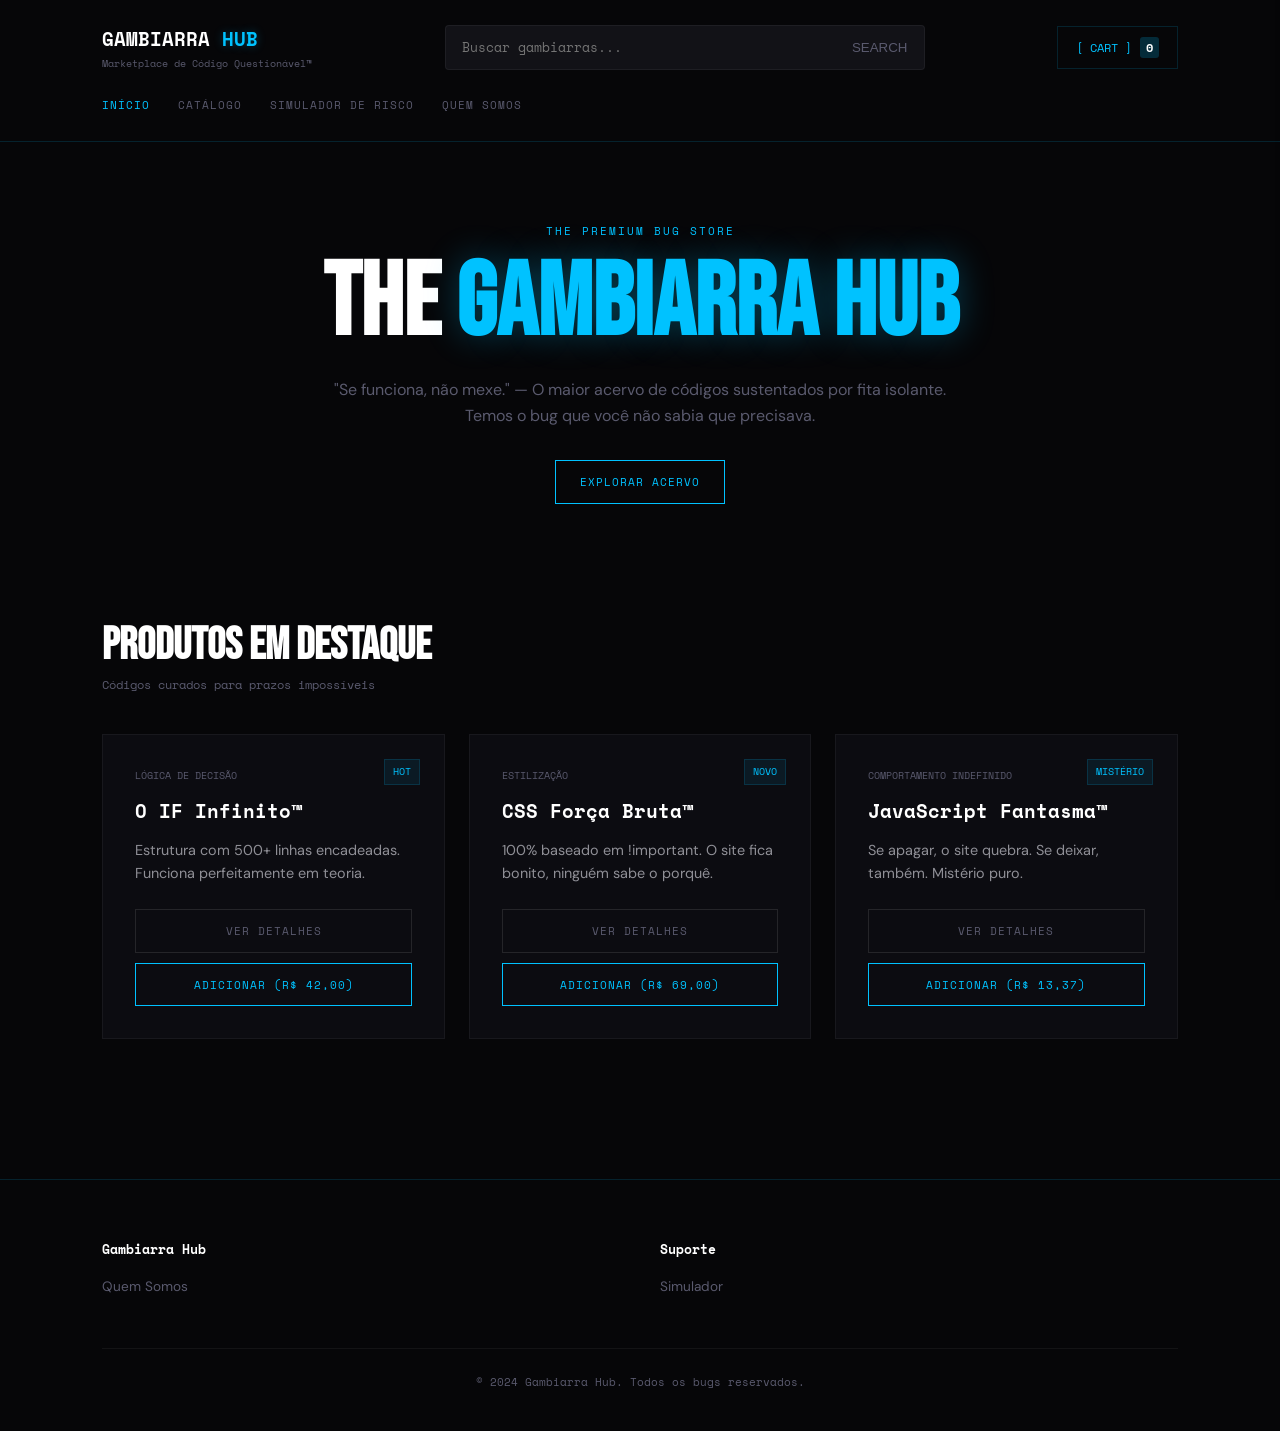
<file: index.html>
<!DOCTYPE html>
<html lang="pt-BR">
<head>
  <meta charset="UTF-8" />
  <meta name="viewport" content="width=device-width, initial-scale=1.0" />
  <title>Gambiarra Hub — Marketplace de Código</title>
  <link rel="stylesheet" href="css/estilo.css" />
</head>
<body>
  <header>
    <div class="header-topo">
      <a href="index.html" class="logo">
        <div class="logo-texto">
          <span class="logo-nome">Gambiarra <span>Hub</span></span>
          <span class="logo-sub">Marketplace de Código Questionável™</span>
        </div>
      </a>
      <div class="header-busca">
        <input type="text" id="busca-input" placeholder="Buscar gambiarras..." />
        <button class="btn-busca" onclick="realizarBusca()">SEARCH</button>
      </div>
      <button class="badge-carrinho">[ CART ] <span class="badge-num" id="badge-carrinho">0</span></button>
    </div>
    <nav>
      <ul class="nav-lista">
        <li><a href="index.html" class="ativo">Início</a></li>
        <li><a href="catalogo.html">Catálogo</a></li>
        <li><a href="formulario.html">Simulador de Risco</a></li>
        <li><a href="sobre.html">Quem Somos</a></li>
      </ul>
    </nav>
  </header>

  <main>
    <section class="hero">
      <span class="hero-badge">THE PREMIUM BUG STORE</span>
      <h1>The <span class="destaque">Gambiarra Hub</span></h1>
      <p class="hero-slogan">"Se funciona, não mexe." — O maior acervo de códigos sustentados por fita isolante. Temos o bug que você não sabia que precisava.</p>
      <a href="catalogo.html" class="btn btn-primario">Explorar Acervo</a>
    </section>

    <div id="busca-resultado" style="display:none; background:var(--dark-card); padding:16px 24px; text-align:center; border-bottom: 1px solid var(--border-subtle);">
      <p id="busca-msg" style="color:var(--neon-blue); font-family: 'Space Mono', monospace; font-size:0.9rem;"></p>
    </div>

    <section class="secao">
      <h2 class="secao-titulo">Produtos em Destaque</h2>
      <span class="secao-sub">Códigos curados para prazos impossíveis</span>
      
      <div class="grid-catalogo">
        <div class="card">
          <span class="card-badge">HOT</span>
          <div class="card-corpo">
            <span class="card-categoria">Lógica de Decisão</span>
            <h3>O IF Infinito™</h3>
            <p class="card-desc">Estrutura com 500+ linhas encadeadas. Funciona perfeitamente em teoria.</p>
          </div>
          <div class="card-rodape" style="display: flex; flex-direction: column; gap: 10px;">
            <a href="produto-if.html" class="btn btn-secundario">Ver Detalhes</a>
            <button class="btn btn-primario btn-adicionar-carrinho" data-nome="O IF Infinito™">Adicionar (R$ 42,00)</button>
          </div>
        </div>
        
        <div class="card">
          <span class="card-badge">NOVO</span>
          <div class="card-corpo">
            <span class="card-categoria">Estilização</span>
            <h3>CSS Força Bruta™</h3>
            <p class="card-desc">100% baseado em !important. O site fica bonito, ninguém sabe o porquê.</p>
          </div>
          <div class="card-rodape" style="display: flex; flex-direction: column; gap: 10px;">
            <a href="produto-css.html" class="btn btn-secundario">Ver Detalhes</a>
            <button class="btn btn-primario btn-adicionar-carrinho" data-nome="CSS Força Bruta™">Adicionar (R$ 69,00)</button>
          </div>
        </div>
        
        <div class="card">
          <span class="card-badge">MISTÉRIO</span>
          <div class="card-corpo">
            <span class="card-categoria">Comportamento Indefinido</span>
            <h3>JavaScript Fantasma™</h3>
            <p class="card-desc">Se apagar, o site quebra. Se deixar, também. Mistério puro.</p>
          </div>
          <div class="card-rodape" style="display: flex; flex-direction: column; gap: 10px;">
            <a href="produto-js.html" class="btn btn-secundario">Ver Detalhes</a>
            <button class="btn btn-primario btn-adicionar-carrinho" data-nome="JavaScript Fantasma™">Adicionar (R$ 13,37)</button>
          </div>
        </div>
      </div>
    </section>
  </main>

  <footer>
    <div class="footer-grid">
      <div class="footer-col"><h4>Gambiarra Hub</h4><ul><li><a href="sobre.html">Quem Somos</a></li></ul></div>
      <div class="footer-col"><h4>Suporte</h4><ul><li><a href="formulario.html">Simulador</a></li></ul></div>
    </div>
    <div class="footer-rodape"><p>© 2024 Gambiarra Hub. Todos os bugs reservados.</p></div>
  </footer>

  <div class="modal-carrinho" id="modal-carrinho">
    <div class="modal-header">
      <h3>[ CART_TERMINAL ]</h3>
      <button class="btn-fechar-modal" id="fechar-carrinho">CLOSE (X)</button>
    </div>
    <div class="carrinho-itens" id="carrinho-itens-lista"></div>
    <div class="modal-footer">
      <div class="carrinho-total"><span>TOTAL:</span><span id="carrinho-total-valor">R$ 0,00</span></div>
      <button class="btn btn-primario" id="btn-pagar-fake" style="width: 100%;">PAY_NOW</button>
    </div>
  </div>

  <script src="js/principal.js"></script>
</body>
</html>
</file>
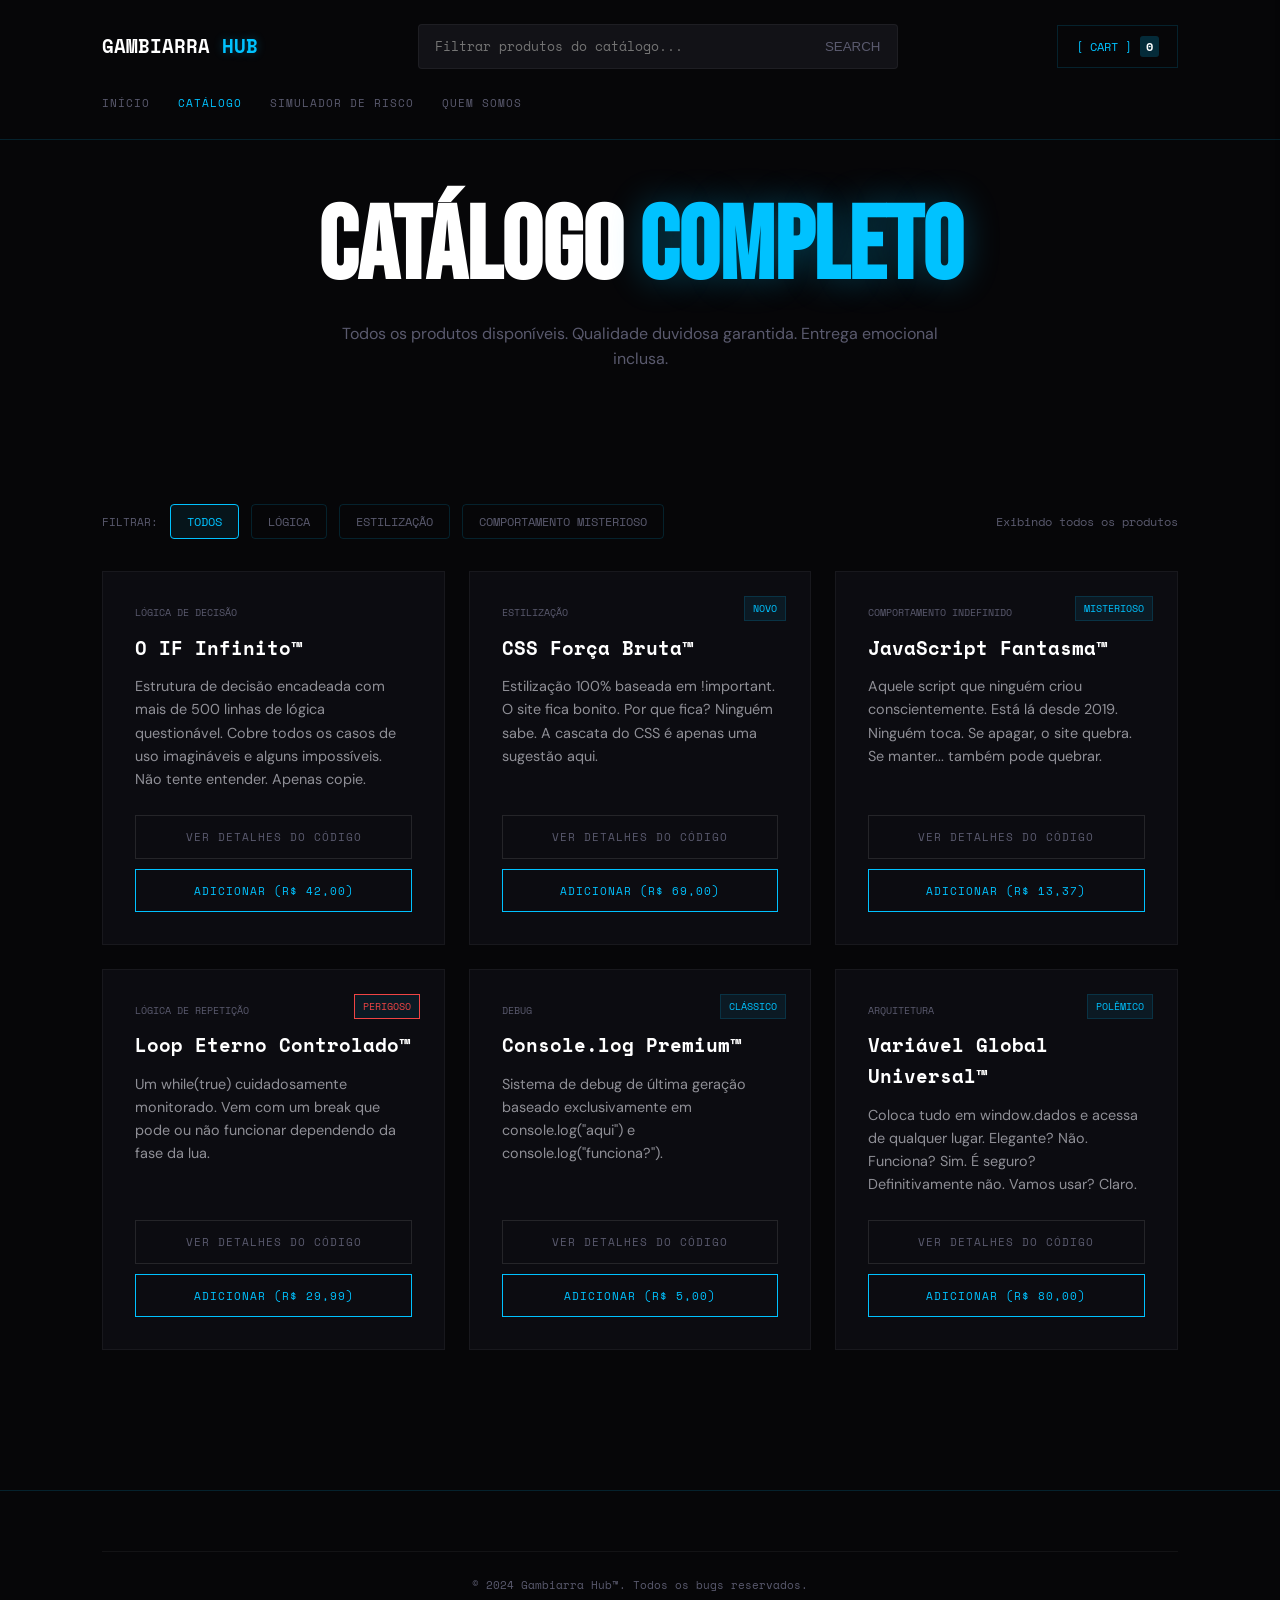
<file: catalogo.html>
<!DOCTYPE html>
<html lang="pt-BR">
<head>
  <meta charset="UTF-8" />
  <meta name="viewport" content="width=device-width, initial-scale=1.0" />
  <title>Catálogo — Gambiarra Hub</title>
  <link rel="stylesheet" href="css/estilo.css" />
  <style>
    .filtros-topo { display: flex; gap: 12px; margin-bottom: 32px; flex-wrap: wrap; align-items: center;}
    .filtro-btn { background: transparent; border: 1px solid var(--border-subtle); color: var(--text-muted); padding: 8px 16px; font-family: 'Space Mono', monospace; font-size: 0.75rem; cursor: pointer; transition: 0.2s; border-radius: 4px; text-transform: uppercase;}
    .filtro-btn:hover, .filtro-btn.ativo { border-color: var(--neon-blue); color: var(--neon-blue); background: var(--blue-dim); }
  </style>
</head>
<body>
  <!-- ===== HEADER ===== -->
  <header>
    <div class="header-topo">
      <a href="index.html" class="logo">
        <div class="logo-texto">
          <span class="logo-nome">Gambiarra <span>Hub</span></span>
        </div>
      </a>
      <div class="header-busca">
        <input type="text" id="busca-catalogo" placeholder="Filtrar produtos do catálogo..." oninput="filtrarProdutos()" />
        <button class="btn-busca">SEARCH</button>
      </div>
      <button class="badge-carrinho">[ CART ] <span class="badge-num" id="badge-carrinho">0</span></button>
    </div>
    <nav>
      <ul class="nav-lista">
        <li><a href="index.html">Início</a></li>
        <li><a href="catalogo.html" class="ativo">Catálogo</a></li>
        <li><a href="formulario.html">Simulador de Risco</a></li>
        <li><a href="sobre.html">Quem Somos</a></li>
      </ul>
    </nav>
  </header>

  <main>
    <section class="hero" style="padding: 60px 8% 40px !important;">
      <h1>CATÁLOGO <span class="destaque">COMPLETO</span></h1>
      <p class="hero-slogan">Todos os produtos disponíveis. Qualidade duvidosa garantida. Entrega emocional inclusa.</p>
    </section>

    <section class="secao">
      <!-- ===== FILTROS ===== -->
      <div class="filtros-topo">
        <span style="font-family: 'Space Mono', monospace; font-size: 0.7rem; color: var(--text-muted);">FILTRAR:</span>
        <button class="filtro-btn ativo" onclick="setFiltro('todos', this)">Todos</button>
        <button class="filtro-btn" onclick="setFiltro('logica', this)">Lógica</button>
        <button class="filtro-btn" onclick="setFiltro('estilo', this)">Estilização</button>
        <button class="filtro-btn" onclick="setFiltro('comportamento', this)">Comportamento Misterioso</button>
        <span style="margin-left:auto; font-family: 'Space Mono', monospace; font-size:0.75rem; color:var(--text-muted);" id="contagem-produtos">Exibindo todos os produtos</span>
      </div>

      <!-- ===== GRID PRODUTOS ===== -->
      <div class="grid-catalogo" id="grid-produtos">
        <!-- Card 1: IF Infinito -->
        <div class="card produto-item" data-categoria="logica" data-nome="if infinito">
          <div class="card-corpo">
            <span class="card-categoria">Lógica de Decisão</span>
            <h3>O IF Infinito™</h3>
            <p class="card-desc">Estrutura de decisão encadeada com mais de 500 linhas de lógica questionável. Cobre todos os casos de uso imagináveis e alguns impossíveis. Não tente entender. Apenas copie.</p>
          </div>
          <div class="card-rodape" style="display: flex; flex-direction: column; gap: 10px;">
            <a href="produto-if.html" class="btn btn-secundario">Ver Detalhes do Código</a>
            <button class="btn btn-primario btn-adicionar-carrinho" data-nome="O IF Infinito™">Adicionar (R$ 42,00)</button>
          </div>
        </div>

        <!-- Card 2: CSS Força Bruta -->
        <div class="card produto-item" data-categoria="estilo" data-nome="css !important força bruta">
          <span class="card-badge">NOVO</span>
          <div class="card-corpo">
            <span class="card-categoria">Estilização</span>
            <h3>CSS Força Bruta™</h3>
            <p class="card-desc">Estilização 100% baseada em !important. O site fica bonito. Por que fica? Ninguém sabe. A cascata do CSS é apenas uma sugestão aqui.</p>
          </div>
          <div class="card-rodape" style="display: flex; flex-direction: column; gap: 10px;">
            <a href="produto-css.html" class="btn btn-secundario">Ver Detalhes do Código</a>
            <button class="btn btn-primario btn-adicionar-carrinho" data-nome="CSS Força Bruta™">Adicionar (R$ 69,00)</button>
          </div>
        </div>

        <!-- Card 3: JS Fantasma -->
        <div class="card produto-item" data-categoria="comportamento" data-nome="javascript fantasma js misterioso">
          <span class="card-badge">MISTERIOSO</span>
          <div class="card-corpo">
            <span class="card-categoria">Comportamento Indefinido</span>
            <h3>JavaScript Fantasma™</h3>
            <p class="card-desc">Aquele script que ninguém criou conscientemente. Está lá desde 2019. Ninguém toca. Se apagar, o site quebra. Se manter... também pode quebrar.</p>
          </div>
          <div class="card-rodape" style="display: flex; flex-direction: column; gap: 10px;">
            <a href="produto-js.html" class="btn btn-secundario">Ver Detalhes do Código</a>
            <button class="btn btn-primario btn-adicionar-carrinho" data-nome="JavaScript Fantasma™">Adicionar (R$ 13,37)</button>
          </div>
        </div>

        <!-- Card 4: Loop Eterno -->
        <div class="card produto-item" data-categoria="logica" data-nome="loop eterno while for">
          <span class="card-badge" style="border-color: #ef4444; color: #ef4444;">PERIGOSO</span>
          <div class="card-corpo">
            <span class="card-categoria">Lógica de Repetição</span>
            <h3>Loop Eterno Controlado™</h3>
            <p class="card-desc">Um while(true) cuidadosamente monitorado. Vem com um break que pode ou não funcionar dependendo da fase da lua.</p>
          </div>
          <div class="card-rodape" style="display: flex; flex-direction: column; gap: 10px;">
            <a href="produto-loop.html" class="btn btn-secundario">Ver Detalhes do Código</a>
            <button class="btn btn-primario btn-adicionar-carrinho" data-nome="Loop Eterno Controlado™">Adicionar (R$ 29,99)</button>
          </div>
        </div>

        <!-- Card 5: Console.log Diagnóstico -->
        <div class="card produto-item" data-categoria="comportamento" data-nome="console log debug diagnóstico">
          <span class="card-badge">CLÁSSICO</span>
          <div class="card-corpo">
            <span class="card-categoria">Debug</span>
            <h3>Console.log Premium™</h3>
            <p class="card-desc">Sistema de debug de última geração baseado exclusivamente em console.log("aqui") e console.log("funciona?").</p>
          </div>
          <div class="card-rodape" style="display: flex; flex-direction: column; gap: 10px;">
            <a href="produto-console.html" class="btn btn-secundario">Ver Detalhes do Código</a>
            <button class="btn btn-primario btn-adicionar-carrinho" data-nome="Console.log Premium™">Adicionar (R$ 5,00)</button>
          </div>
        </div>

        <!-- Card 6: Variável Global Universal -->
        <div class="card produto-item" data-categoria="estilo" data-nome="variável global css inline style">
          <span class="card-badge">POLÊMICO</span>
          <div class="card-corpo">
            <span class="card-categoria">Arquitetura</span>
            <h3>Variável Global Universal™</h3>
            <p class="card-desc">Coloca tudo em window.dados e acessa de qualquer lugar. Elegante? Não. Funciona? Sim. É seguro? Definitivamente não. Vamos usar? Claro.</p>
          </div>
          <div class="card-rodape" style="display: flex; flex-direction: column; gap: 10px;">
            <a href="produto-global.html" class="btn btn-secundario">Ver Detalhes do Código</a>
            <button class="btn btn-primario btn-adicionar-carrinho" data-nome="Variável Global Universal™">Adicionar (R$ 80,00)</button>
          </div>
        </div>
      </div>
      
      <!-- Mensagem sem resultados -->
      <div id="sem-resultados" style="display:none; text-align:center; padding:60px 24px;">
        <h3 style="color:var(--text-main); font-family: 'Space Mono', monospace;">[404] Nenhum produto encontrado</h3>
        <p style="color:var(--text-muted); font-size:0.85rem; margin-top:8px;">Tente uma busca diferente ou use a solução universal: apagar tudo e começar do zero.</p>
      </div>
    </section>
  </main>

  <!-- ===== MODAL CARRINHO ===== -->
  <div class="modal-carrinho" id="modal-carrinho"><div class="modal-header"><h3>[ CART_TERMINAL ]</h3><button class="btn-fechar-modal" id="fechar-carrinho">CLOSE (X)</button></div><div class="carrinho-itens" id="carrinho-itens-lista"></div><div class="modal-footer"><div class="carrinho-total"><span>TOTAL:</span><span id="carrinho-total-valor">R$ 0,00</span></div><button class="btn btn-primario" id="btn-pagar-fake" style="width: 100%;">PAY_NOW</button></div></div>

  <footer>
    <div class="footer-rodape">
      <p>© 2024 Gambiarra Hub™. Todos os bugs reservados.</p>
    </div>
  </footer>

  <script src="js/principal.js"></script>
  <script>
    function filtrarProdutos() {
      const termo = document.getElementById('busca-catalogo').value.toLowerCase();
      const itens = document.querySelectorAll('.produto-item');
      let visiveis = 0;
      itens.forEach(item => {
        const nome = item.getAttribute('data-nome');
        if (nome.includes(termo)) {
          item.style.display = '';
          visiveis++;
        } else {
          item.style.display = 'none';
        }
      });
      document.getElementById('sem-resultados').style.display = visiveis === 0 ? 'block' : 'none';
      document.getElementById('contagem-produtos').textContent = visiveis === 0 ? 'Nenhum produto' : `Exibindo ${visiveis} produto(s)`;
    }

    let filtroAtivo = 'todos';
    function setFiltro(categoria, btnEl) {
      filtroAtivo = categoria;
      document.querySelectorAll('.filtro-btn').forEach(b => b.classList.remove('ativo'));
      if(btnEl) btnEl.classList.add('ativo');
      const itens = document.querySelectorAll('.produto-item');
      let visiveis = 0;
      itens.forEach(item => {
        if (categoria === 'todos' || item.getAttribute('data-categoria') === categoria) {
          item.style.display = '';
          visiveis++;
        } else {
          item.style.display = 'none';
        }
      });
      document.getElementById('sem-resultados').style.display = visiveis === 0 ? 'block' : 'none';
      document.getElementById('contagem-produtos').textContent = `Exibindo ${visiveis} produto(s)`;
    }
  </script>
</body>
</html>
</file>
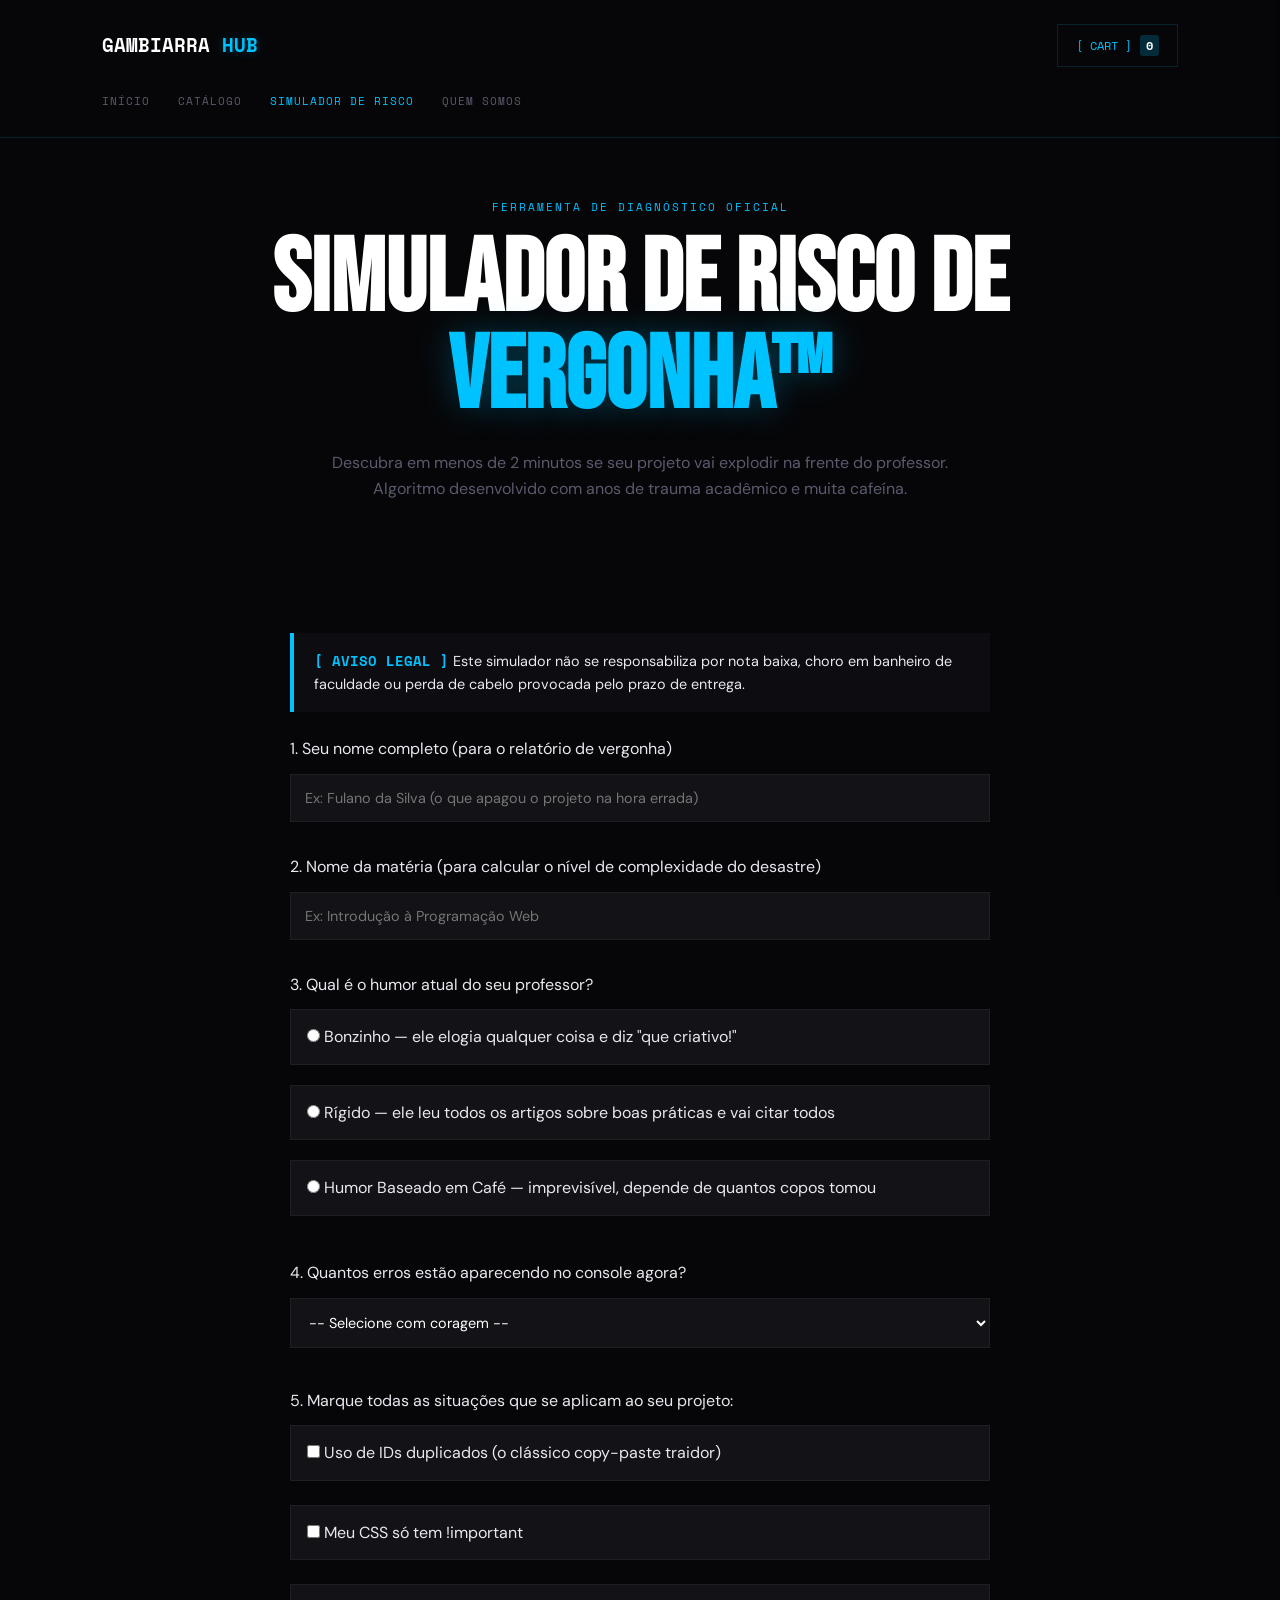
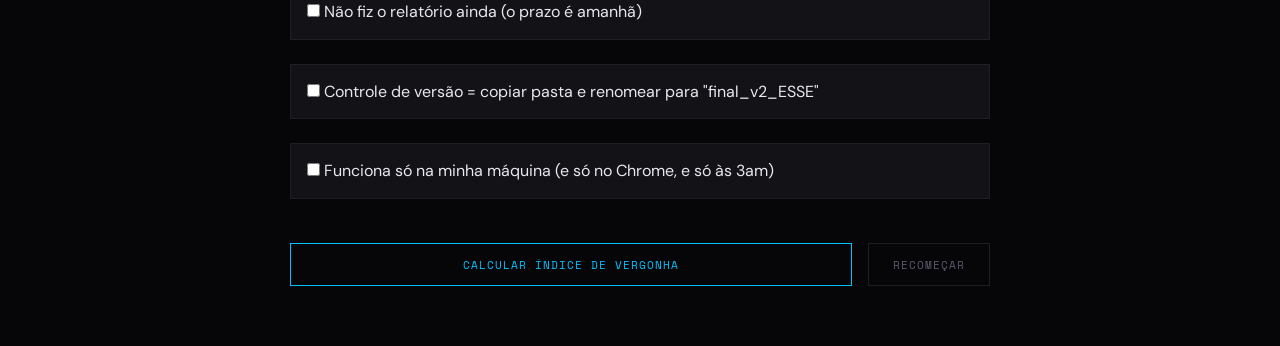
<file: formulario.html>
<!DOCTYPE html>
<html lang="pt-BR">
<head>
  <meta charset="UTF-8" />
  <meta name="viewport" content="width=device-width, initial-scale=1.0" />
  <title>Simulador de Risco — Gambiarra Hub</title>
  <link rel="stylesheet" href="css/estilo.css" />
  <style>
    .alerta { background: var(--dark-card); border-left: 4px solid var(--neon-blue); padding: 16px 20px; color: var(--text-main); font-size: 0.9rem; margin-bottom: 24px; }
    .form-erro { display: none; color: #ef4444; font-family: 'Space Mono', monospace; font-size: 0.75rem; margin-top: 8px; }
    select { width: 100%; background: var(--dark-input); border: 1px solid rgba(255, 255, 255, 0.05); padding: 14px; color: #fff; font-family: inherit; font-size: 0.9rem; outline: none; margin-bottom: 8px;}
    select:focus { border-color: var(--neon-blue); }
    .resultado-form { background: var(--dark-card); border: 1px solid var(--border-subtle); padding: 32px; border-radius: 4px; text-align: center; }
  </style>
</head>
<body>
  <header>
    <div class="header-topo">
      <a href="index.html" class="logo"><div class="logo-texto"><span class="logo-nome">Gambiarra <span>Hub</span></span></div></a>
      <button class="badge-carrinho">[ CART ] <span class="badge-num" id="badge-carrinho">0</span></button>
    </div>
    <nav><ul class="nav-lista"><li><a href="index.html">Início</a></li><li><a href="catalogo.html">Catálogo</a></li><li><a href="formulario.html" class="ativo">Simulador de Risco</a></li><li><a href="sobre.html">Quem Somos</a></li></ul></nav>
  </header>

  <main>
    <section class="hero" style="padding: 60px 8% 40px !important;">
      <span class="hero-badge">Ferramenta de Diagnóstico Oficial</span>
      <h1>Simulador de Risco de <span class="destaque">Vergonha™</span></h1>
      <p class="hero-slogan">Descubra em menos de 2 minutos se seu projeto vai explodir na frente do professor. Algoritmo desenvolvido com anos de trauma acadêmico e muita cafeína.</p>
    </section>

    <section class="secao">
      <div class="form-container">
        
        <div class="alerta">
          <strong style="color: var(--neon-blue); font-family: 'Space Mono', monospace;">[ AVISO LEGAL ]</strong> Este simulador não se responsabiliza por nota baixa, choro em banheiro de faculdade ou perda de cabelo provocada pelo prazo de entrega.
        </div>

        <form id="formulario-risco" novalidate>
          
          <div class="form-grupo">
            <label for="nome-aluno">1. Seu nome completo (para o relatório de vergonha)</label>
            <input type="text" id="nome-aluno" placeholder="Ex: Fulano da Silva (o que apagou o projeto na hora errada)" />
            <div class="form-erro" id="erro-nome">> ERRO: Informe seu nome. O sistema precisa saber a quem culpar.</div>
          </div>

          <div class="form-grupo">
            <label for="nome-materia">2. Nome da matéria (para calcular o nível de complexidade do desastre)</label>
            <input type="text" id="nome-materia" placeholder="Ex: Introdução à Programação Web" />
            <div class="form-erro" id="erro-materia">> ERRO: Informe a matéria. Diferentes disciplinas têm diferentes escalas de catástrofe.</div>
          </div>

          <div class="form-grupo">
            <label>3. Qual é o humor atual do seu professor?</label>
            <div class="radio-grupo">
              <label class="radio-item"><input type="radio" name="humor-professor" value="bonzinho" /> Bonzinho — ele elogia qualquer coisa e diz "que criativo!"</label>
              <label class="radio-item"><input type="radio" name="humor-professor" value="rigido" /> Rígido — ele leu todos os artigos sobre boas práticas e vai citar todos</label>
              <label class="radio-item"><input type="radio" name="humor-professor" value="cafe" /> Humor Baseado em Café — imprevisível, depende de quantos copos tomou</label>
            </div>
            <div class="form-erro" id="erro-humor">> ERRO: Selecione o humor do professor. É dado essencial para o cálculo.</div>
          </div>

          <div class="form-grupo">
            <label for="erros-console">4. Quantos erros estão aparecendo no console agora?</label>
            <select id="erros-console" name="erros-console">
              <option value="">-- Selecione com coragem --</option>
              <option value="0">0 erros — Mentira ou milagre</option>
              <option value="1-5">1 a 5 erros — Situação controlada (relativa)</option>
              <option value="6-20">6 a 20 erros — Preocupante, mas gerenciável</option>
              <option value="21-50">21 a 50 erros — Em colapso silencioso</option>
              <option value="50+">50+ erros — O console desistiu de contar</option>
              <option value="naosei">Não abri o console — Adoro viver no perigo</option>
            </select>
            <div class="form-erro" id="erro-console">> ERRO: Selecione a quantidade de erros. Negação não é estratégia.</div>
          </div>

          <div class="form-grupo">
            <label>5. Marque todas as situações que se aplicam ao seu projeto:</label>
            <div class="radio-grupo" style="gap: 12px;">
              <label class="radio-item" style="justify-content: flex-start;"><input type="checkbox" name="situacoes" value="id-duplicado" /> Uso de IDs duplicados (o clássico copy-paste traidor)</label>
              <label class="radio-item" style="justify-content: flex-start;"><input type="checkbox" name="situacoes" value="so-important" /> Meu CSS só tem !important</label>
              <label class="radio-item" style="justify-content: flex-start;"><input type="checkbox" name="situacoes" value="sem-relatorio" /> Não fiz o relatório ainda (o prazo é amanhã)</label>
              <label class="radio-item" style="justify-content: flex-start;"><input type="checkbox" name="situacoes" value="sem-git" /> Controle de versão = copiar pasta e renomear para "final_v2_ESSE"</label>
              <label class="radio-item" style="justify-content: flex-start;"><input type="checkbox" name="situacoes" value="so-na-minha-maquina" /> Funciona só na minha máquina (e só no Chrome, e só às 3am)</label>
            </div>
          </div>

          <div style="display:flex; gap:16px; margin-top: 24px;">
            <button type="submit" class="btn btn-primario" style="flex:1;">CALCULAR ÍNDICE DE VERGONHA</button>
            <button type="button" class="btn btn-secundario" onclick="resetarFormulario()">RECOMEÇAR</button>
          </div>
        </form>

        <div class="resultado-form" id="resultado-vergonha" style="display: none; margin-top: 40px;">
          <h3 id="resultado-titulo" style="font-family:'Bebas Neue', cursive; font-size: 2.5rem; color: #fff;">Relatório Concluído</h3>
          <span id="indice-num" style="font-family: 'Space Mono', monospace; font-size: 2rem; color: var(--neon-blue); display: block; margin-bottom: 16px;">0%</span>
          <p id="resultado-mensagem" style="color:var(--text-muted); line-height: 1.6;"></p>
          <div id="resultado-recomendacoes" style="margin-top:24px; text-align:left; background:var(--dark-input); border-radius:4px; padding:24px; border: 1px solid rgba(255,255,255,0.05);"></div>
          <a href="catalogo.html" class="btn btn-primario" style="margin-top:24px;">🛒 Comprar Uma Gambiarra Agora</a>
        </div>

      </div>
    </section>
  </main>

  <div class="modal-carrinho" id="modal-carrinho"><div class="modal-header"><h3>[ CART_TERMINAL ]</h3><button class="btn-fechar-modal" id="fechar-carrinho">CLOSE (X)</button></div><div class="carrinho-itens" id="carrinho-itens-lista"></div><div class="modal-footer"><div class="carrinho-total"><span>TOTAL:</span><span id="carrinho-total-valor">R$ 0,00</span></div><button class="btn btn-primario" id="btn-pagar-fake" style="width: 100%;">PAY_NOW</button></div></div>
  <script src="js/principal.js"></script>

  <script>
    const form = document.getElementById('formulario-risco');
    form.addEventListener('submit', function(e) {
      e.preventDefault();
      if (validarFormulario()) calcularVergonha();
    });

    function validarFormulario() {
      let valido = true;
      const inputs = [
        { id: 'nome-aluno', erro: 'erro-nome' },
        { id: 'nome-materia', erro: 'erro-materia' },
        { id: 'erros-console', erro: 'erro-console' }
      ];
      
      inputs.forEach(i => {
        const val = document.getElementById(i.id).value.trim();
        if(!val) { document.getElementById(i.erro).style.display = 'block'; valido = false; }
        else document.getElementById(i.erro).style.display = 'none';
      });

      const humor = document.querySelector('input[name="humor-professor"]:checked');
      if(!humor) { document.getElementById('erro-humor').style.display = 'block'; valido = false; }
      else document.getElementById('erro-humor').style.display = 'none';

      return valido;
    }

    function calcularVergonha() {
      const nome = document.getElementById('nome-aluno').value.trim();
      const materia = document.getElementById('nome-materia').value.trim();
      const humor = document.querySelector('input[name="humor-professor"]:checked').value;
      const erros = document.getElementById('erros-console').value;
      const checks = document.querySelectorAll('input[name="situacoes"]:checked');

      let indice = 10;
      if (humor === 'rigido') indice += 40;
      else if (humor === 'cafe') indice += 25;
      else indice += 5;

      const mapaErros = { '0': 0, '1-5': 10, '6-20': 20, '21-50': 35, '50+': 50, 'naosei': 45 };
      indice += (mapaErros[erros] || 0);

      const pesosCheck = { 'id-duplicado': 15, 'so-important': 10, 'sem-relatorio': 25, 'sem-git': 5, 'so-na-minha-maquina': 20 };
      checks.forEach(c => indice += (pesosCheck[c.value] || 10));

      indice = Math.min(indice, 99);

      let titulo, mensagem;
      const divRes = document.getElementById('resultado-vergonha');
      
      if (indice < 30) {
        titulo = 'Situação Relativamente Controlada';
        mensagem = `Parabéns, ${nome}! Seu risco de passar vergonha em ${materia} é de apenas ${indice}%. Você provavelmente é um alienígena ou mentiu no formulário.`;
        divRes.style.borderColor = '#4ade80';
      } else if (indice < 60) {
        titulo = 'Alerta Amarelo de Vergonha';
        mensagem = `Atenção, ${nome}! Seu risco de passar vergonha em ${materia} é de ${indice}%. A situação é séria mas sobrevivível. Recomendamos reza.`;
        divRes.style.borderColor = '#facc15';
      } else if (indice < 85) {
        titulo = 'EMERGÊNCIA ACADÊMICA';
        mensagem = `Atenção ${nome}! Seu risco de passar vergonha na apresentação de ${materia} é de ${indice}%. Não respire perto do PC durante a apresentação.`;
        divRes.style.borderColor = '#ef4444';
      } else {
        titulo = 'CATÁSTROFE IMINENTE';
        mensagem = `${nome}, temos más notícias. Seu risco chegou a ${indice}%. Sugerimos considerar uma nova carreira. Talvez jardinagem.`;
        divRes.style.borderColor = '#b91c1c';
      }

      const recomendacoes = [];
      if (humor === 'rigido') recomendacoes.push('Ensaie uma expressão de confiança total enquanto explica o código.');
      if (erros === '50+' || erros === 'naosei') recomendacoes.push('Feche o console antes da apresentação. O que os olhos não veem...');
      checks.forEach(c => {
        if (c.value === 'sem-relatorio') recomendacoes.push('Faça o relatório AGORA.');
        if (c.value === 'id-duplicado') recomendacoes.push('Compre o IF Infinito™ para disfarçar os IDs duplicados.');
        if (c.value === 'so-important') recomendacoes.push('Diga que o !important é uma "escolha arquitetural".');
      });
      if (recomendacoes.length === 0) recomendacoes.push('Sem recomendações. Ou você está bem, ou negou tudo.');

      document.getElementById('resultado-titulo').textContent = titulo;
      document.getElementById('indice-num').textContent = indice + '%';
      document.getElementById('resultado-mensagem').textContent = mensagem;
      
      document.getElementById('resultado-recomendacoes').innerHTML = 
        '<strong style="color:var(--neon-blue); font-family:\'Space Mono\';">📋 RECOMENDAÇÕES:</strong>' +
        '<ul style="margin-top:12px; display:flex; flex-direction:column; gap:8px; list-style:disc; padding-left:20px;">' +
        recomendacoes.map(r => `<li style="font-size:0.85rem; color:var(--text-muted);">${r}</li>`).join('') + '</ul>';

      divRes.style.display = 'block';
      divRes.scrollIntoView({ behavior: 'smooth', block: 'start' });
    }

    function resetarFormulario() {
      form.reset();
      document.getElementById('resultado-vergonha').style.display = 'none';
      document.querySelectorAll('.form-erro').forEach(e => e.style.display = 'none');
    }
  </script>
</body>
</html>
</file>
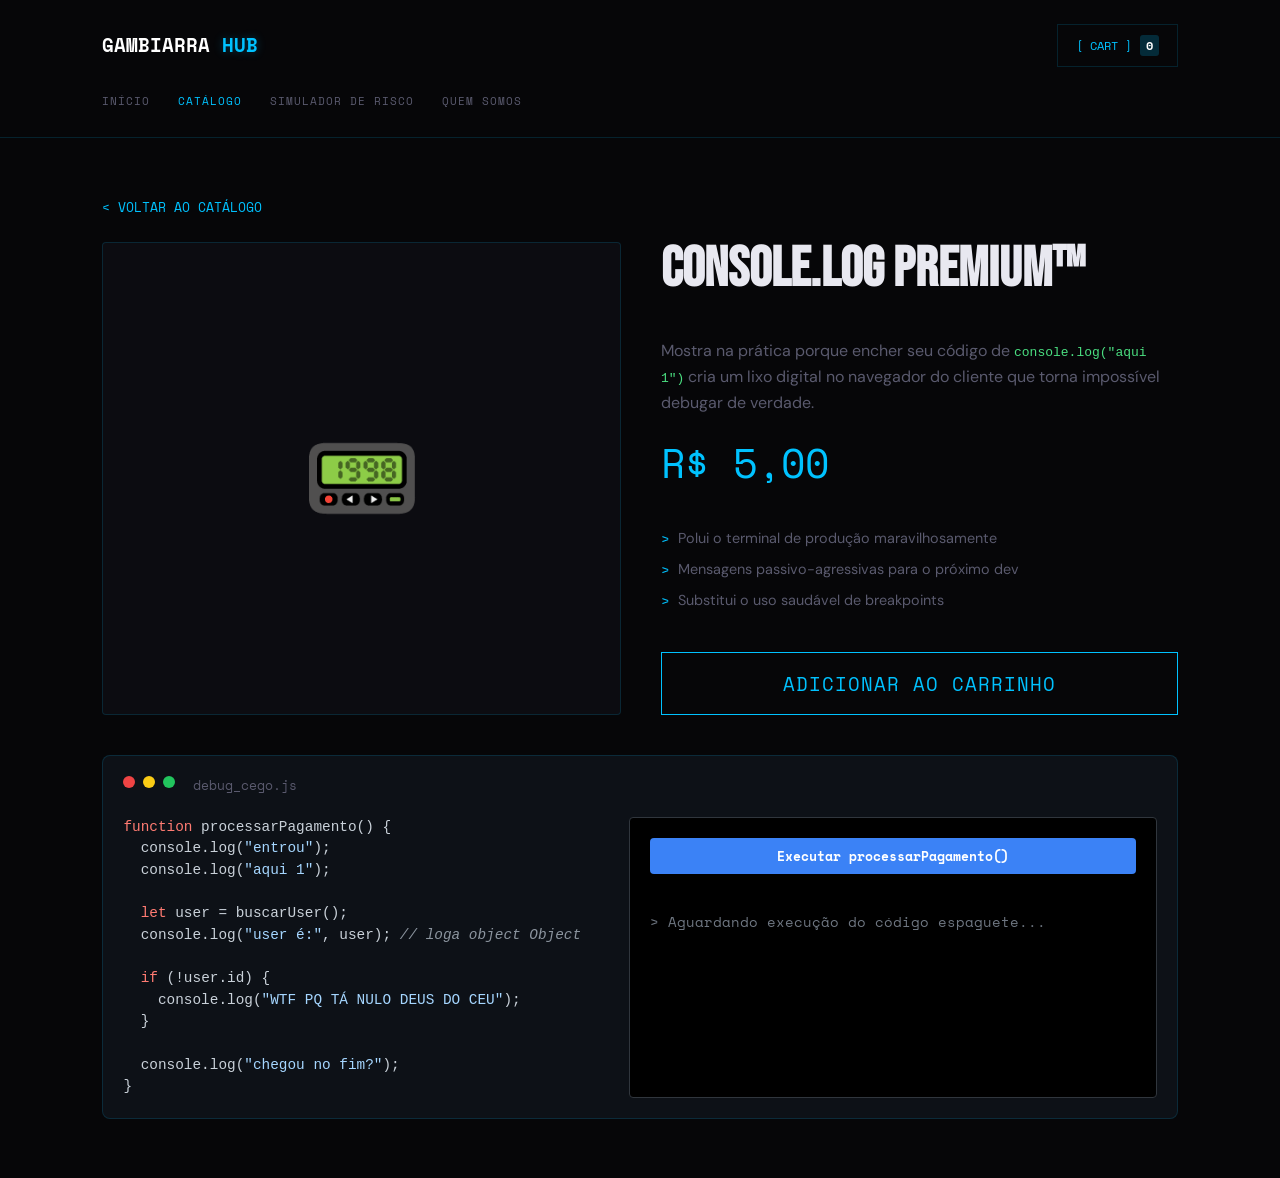
<file: produto-console.html>
<!DOCTYPE html>
<html lang="pt-BR">
<head>
  <meta charset="UTF-8" />
  <meta name="viewport" content="width=device-width, initial-scale=1.0" />
  <title>Console.log Premium — Gambiarra Hub</title>
  <link rel="stylesheet" href="css/estilo.css" />
  <style>
    .produto-detalhe { display: flex; gap: 40px; flex-wrap: wrap; margin-top: 20px; }
    .produto-img { flex: 1; min-width: 300px; background: var(--dark-card); border: 1px solid var(--border-subtle); display: flex; align-items: center; justify-content: center; font-size: 6rem; border-radius: 4px; min-height: 400px; }
    .produto-info { flex: 1; min-width: 300px; display: flex; flex-direction: column; gap: 16px; }
    .preco { font-family: 'Space Mono', monospace; font-size: 2.5rem; color: var(--neon-blue); }
    .features-lista { list-style: none; padding: 0; display: flex; flex-direction: column; gap: 8px; margin-top: 16px; }
    .features-lista li { color: var(--text-muted); font-size: 0.9rem; display: flex; align-items: center; gap: 8px; }
    .features-lista li::before { content: '>'; color: var(--neon-blue); font-family: 'Space Mono', monospace; }
    
    /* Estilos da Demonstração */
    .demonstracao { background: #0d1117; padding: 20px; border-radius: 8px; border: 1px solid var(--border-subtle); margin-top: 40px; }
    .demo-header { display: flex; gap: 8px; margin-bottom: 20px; }
    .demo-dot { width: 12px; height: 12px; border-radius: 50%; }
    .demo-painel { display: flex; gap: 20px; flex-wrap: wrap; }
    .demo-codigo { flex: 1; min-width: 300px; overflow-x: auto; font-family: 'Space Mono', monospace; font-size: 0.9rem; color: #c9d1d9; line-height: 1.5; }
    .demo-interacao { flex: 1; min-width: 300px; background: #000; padding: 20px; border-radius: 4px; border: 1px solid #30363d; display: flex; flex-direction: column; gap: 16px; }
    .terminal-output { flex-grow: 1; font-family: 'Space Mono', monospace; font-size: 0.85rem; overflow-y: auto; max-height: 180px; white-space: pre-wrap; }
    .log-info { color: #c9d1d9; } .log-warn { color: #facc15; } .log-error { color: #ef4444; }
    .btn-demo { padding: 8px 16px; font-family: 'Space Mono', monospace; cursor: pointer; border: none; border-radius: 4px; font-weight: bold; background: #3b82f6; color: #fff; }
    .btn-demo:disabled { background: #1e3a8a; color: #888; cursor: not-allowed; }
    .syntax-keyword { color: #ff7b72; } .syntax-string { color: #a5d6ff; } .syntax-comment { color: #8b949e; font-style: italic; }
  </style>
</head>
<body>
  <header>
    <div class="header-topo">
      <a href="index.html" class="logo"><div class="logo-texto"><span class="logo-nome">Gambiarra <span>Hub</span></span></div></a>
      <button class="badge-carrinho">[ CART ] <span class="badge-num" id="badge-carrinho">0</span></button>
    </div>
    <nav><ul class="nav-lista"><li><a href="index.html">Início</a></li><li><a href="catalogo.html" class="ativo">Catálogo</a></li><li><a href="formulario.html">Simulador de Risco</a></li><li><a href="sobre.html">Quem Somos</a></li></ul></nav>
  </header>

  <main>
    <section class="secao">
      <div class="breadcrumb" style="margin-bottom: 24px; font-family: 'Space Mono', monospace; font-size: 0.8rem; color: var(--text-muted);">
        <a href="catalogo.html" style="color: var(--neon-blue); text-decoration: none;">&lt; VOLTAR AO CATÁLOGO</a>
      </div>

      <div class="produto-detalhe">
        <div class="produto-img">📟</div>
        <div class="produto-info">
          <h1 style="font-family: 'Bebas Neue', cursive; font-size: 3.5rem; line-height: 1; color: var(--text-main);">Console.log Premium™</h1>
          <p style="color: var(--text-muted); line-height: 1.6;">
            Mostra na prática porque encher seu código de <code style="color: #4ade80;">console.log("aqui 1")</code> cria um lixo digital no navegador do cliente que torna impossível debugar de verdade.
          </p>
          <div class="preco">R$ 5,00</div>
          <ul class="features-lista">
            <li>Polui o terminal de produção maravilhosamente</li>
            <li>Mensagens passivo-agressivas para o próximo dev</li>
            <li>Substitui o uso saudável de breakpoints</li>
          </ul>
          <div style="margin-top: 24px; display: flex; gap: 16px;">
            <button class="btn btn-primario btn-adicionar-carrinho" data-nome="Console.log Premium™" style="flex: 1; font-size: 1.2rem; padding: 16px;">ADICIONAR AO CARRINHO</button>
          </div>
        </div>
      </div>

      <!-- DEMONSTRAÇÃO INTERATIVA -->
      <div class="demonstracao">
        <div class="demo-header">
          <span class="demo-dot" style="background: #ef4444;"></span>
          <span class="demo-dot" style="background: #facc15;"></span>
          <span class="demo-dot" style="background: #22c55e;"></span>
          <span style="color: var(--text-muted); font-family: 'Space Mono', monospace; font-size: 0.8rem; margin-left: 10px;">debug_cego.js</span>
        </div>
        
        <div class="demo-painel">
          <div class="demo-codigo">
<pre><code><span class="syntax-keyword">function</span> processarPagamento() {
  console.log(<span class="syntax-string">"entrou"</span>);
  console.log(<span class="syntax-string">"aqui 1"</span>);
  
  <span class="syntax-keyword">let</span> user = buscarUser();
  console.log(<span class="syntax-string">"user é:"</span>, user); <span class="syntax-comment">// loga object Object</span>
  
  <span class="syntax-keyword">if</span> (!user.id) {
    console.log(<span class="syntax-string">"WTF PQ TÁ NULO DEUS DO CEU"</span>);
  }
  
  console.log(<span class="syntax-string">"chegou no fim?"</span>);
}</code></pre>
          </div>
          
          <div class="demo-interacao">
            <button id="btn-run-logs" class="btn-demo">Executar processarPagamento()</button>
            <div class="terminal-output" id="log-terminal">
<span style="color: #6e7681;">> Aguardando execução do código espaguete...</span>
            </div>
          </div>
        </div>
      </div>
    </section>
  </main>

  <script src="js/principal.js"></script>
  <script>
    const btnRun = document.getElementById('btn-run-logs');
    const term = document.getElementById('log-terminal');
    const logs = [
      { t: "info", m: "entrou" },
      { t: "info", m: "aqui 1" },
      { t: "info", m: "aqui 2" },
      { t: "info", m: "user é: [object Object]" },
      { t: "info", m: "teste" },
      { t: "warn", m: "Aviso: variável não declarada na linha 42" },
      { t: "error", m: "WTF PQ TÁ NULO DEUS DO CEU" },
      { t: "info", m: "chegou no fim?" },
      { t: "error", m: "Uncaught TypeError: Cannot read properties of undefined" }
    ];

    btnRun.addEventListener('click', () => {
      btnRun.disabled = true;
      term.innerHTML = "<span style='color: #6e7681;'>> Executando...</span><br>";
      let i = 0;
      
      const int = setInterval(() => {
        if(i < logs.length) {
          const l = logs[i];
          let cssClass = l.t === 'error' ? 'log-error' : (l.t === 'warn' ? 'log-warn' : 'log-info');
          term.innerHTML += `<span class="${cssClass}">[app.js:${10 + i * 2}] ${l.m}</span><br>`;
          term.scrollTop = term.scrollHeight;
          i++;
        } else {
          clearInterval(int);
          btnRun.disabled = false;
        }
      }, 400);
    });
  </script>
</body>
</html>
</file>
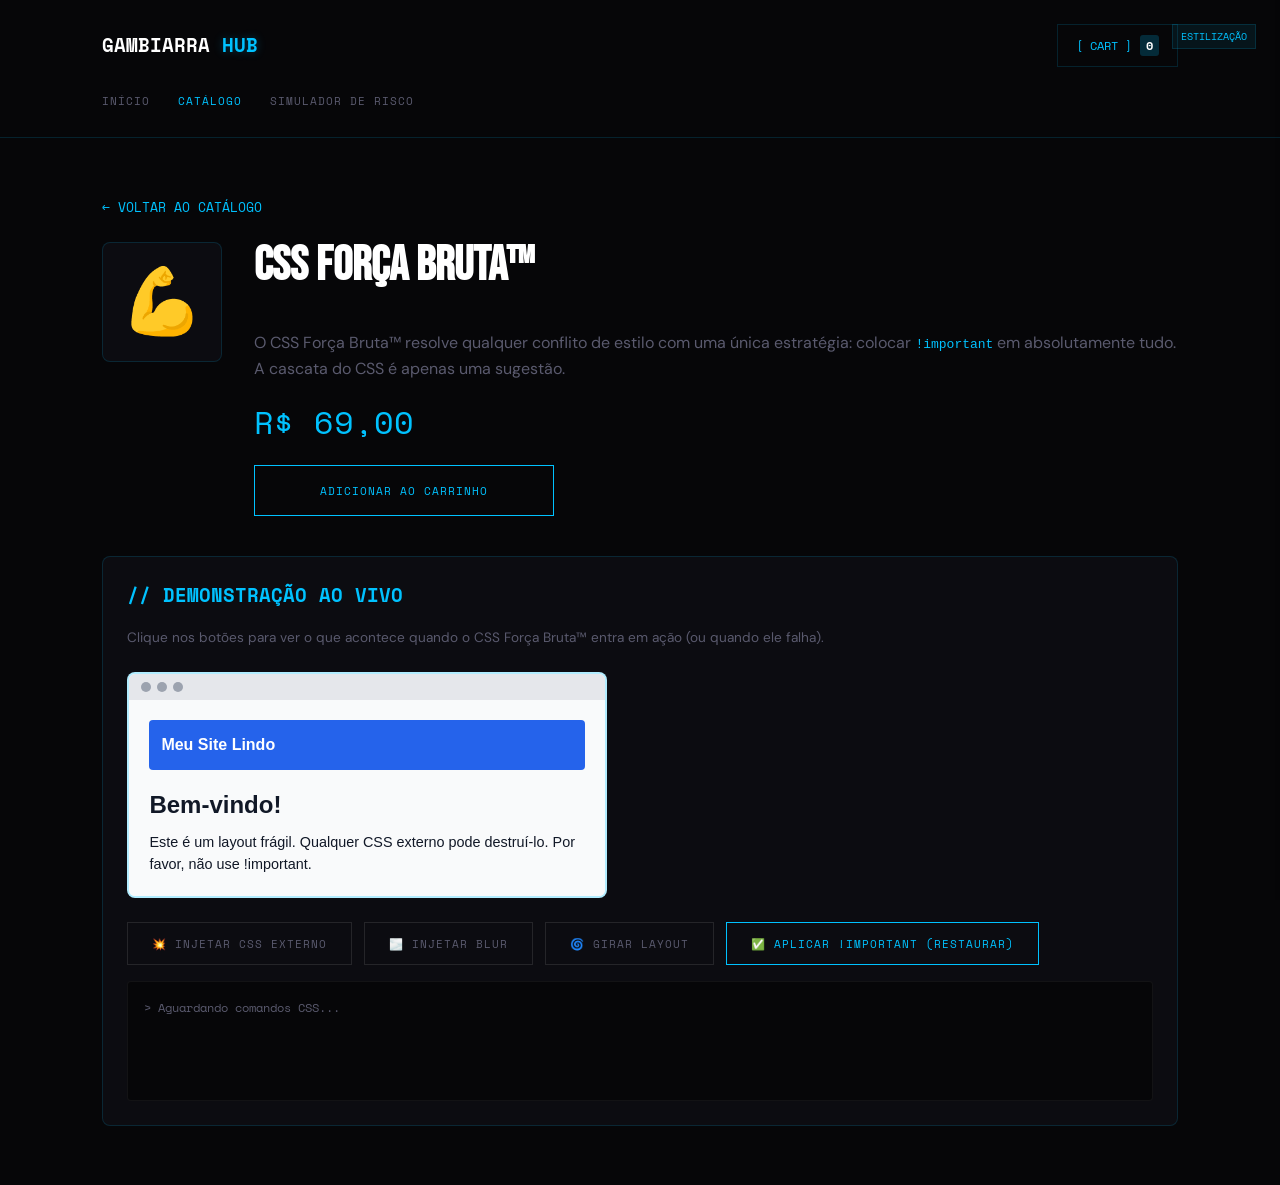
<file: produto-css.html>
<!DOCTYPE html>
<html lang="pt-BR">
<head>
  <meta charset="UTF-8" />
  <meta name="viewport" content="width=device-width, initial-scale=1.0" />
  <title>CSS Força Bruta™ — Gambiarra Hub</title>
  <link rel="stylesheet" href="css/estilo.css" />
  <style>
    .produto-detalhe { display: flex; gap: 32px; flex-wrap: wrap; margin-top: 20px; align-items: flex-start;}
    .produto-img { width: 120px; height: 120px; background: var(--dark-card); border: 1px solid var(--border-subtle); display: flex; align-items: center; justify-content: center; font-size: 4rem; border-radius: 8px; flex-shrink: 0; }
    .produto-info { flex: 1; min-width: 300px; display: flex; flex-direction: column; gap: 16px; }
    .preco { font-family: 'Space Mono', monospace; font-size: 2rem; color: var(--neon-blue); }
    
    /* O SEU CSS DO SITE FALSO */
    .preview-site { background: white; border-radius: 8px; overflow: hidden; border: 2px solid rgba(0, 194, 255, 0.3); transition: all 0.5s ease; max-width: 480px; margin: 24px 0; }
    .preview-barra { background: #e5e7eb; padding: 8px 12px; display: flex; gap: 6px; }
    .preview-dot { width: 10px; height: 10px; border-radius: 50%; background: #9ca3af; }
    .preview-conteudo { padding: 20px; font-family: Arial, sans-serif; transition: all 0.5s ease; background: #f9fafb; color: #111827;}
    .preview-nav-fake { background: #2563eb; padding: 12px; color: white; font-weight: bold; border-radius: 4px; margin-bottom: 16px; transition: all 0.5s ease;}
    .site-quebrado .preview-conteudo { filter: blur(2px) hue-rotate(180deg); }
    .site-quebrado .preview-nav-fake { transform: rotate(-3deg) translateX(20px); background: #7c3aed !important; }
    .site-borrado .preview-conteudo { filter: blur(8px); }
    .site-girado { transform: rotate(45deg) scale(0.6); }
    .terminal-logs { background: #060608; padding: 16px; font-family: 'Space Mono', monospace; font-size: 0.75rem; border: 1px solid rgba(255,255,255,0.05); border-radius: 4px; height: 120px; overflow-y: auto; margin-top: 16px;}
  </style>
</head>
<body>
  <header>
    <div class="header-topo"><a href="index.html" class="logo"><div class="logo-texto"><span class="logo-nome">Gambiarra <span>Hub</span></span></div></a><button class="badge-carrinho">[ CART ] <span class="badge-num" id="badge-carrinho">0</span></button></div>
    <nav><ul class="nav-lista"><li><a href="index.html">Início</a></li><li><a href="catalogo.html" class="ativo">Catálogo</a></li><li><a href="formulario.html">Simulador de Risco</a></li></ul></nav>
  </header>

  <main>
    <section class="secao">
      <div class="breadcrumb" style="margin-bottom: 24px; font-family: 'Space Mono', monospace; font-size: 0.8rem;"><a href="catalogo.html" style="color: var(--neon-blue);">← VOLTAR AO CATÁLOGO</a></div>

      <div class="produto-detalhe">
        <div class="produto-img">💪</div>
        <div class="produto-info">
          <span class="card-badge" style="width: fit-content;">ESTILIZAÇÃO</span>
          <h1 style="font-family: 'Bebas Neue', cursive; font-size: 3rem; line-height: 1;">CSS Força Bruta™</h1>
          <p style="color: var(--text-muted); line-height: 1.6;">O CSS Força Bruta™ resolve qualquer conflito de estilo com uma única estratégia: colocar <code style="color:var(--neon-blue);">!important</code> em absolutamente tudo. A cascata do CSS é apenas uma sugestão.</p>
          <div class="preco">R$ 69,00</div>
          <button class="btn btn-primario btn-adicionar-carrinho" data-nome="CSS Força Bruta™" style="max-width: 300px; padding: 16px;">ADICIONAR AO CARRINHO</button>
        </div>
      </div>

      <div class="area-interativa" style="background: var(--dark-card); padding: 24px; border-radius: 8px; margin-top: 40px; border: 1px solid var(--border-subtle);">
        <h3 style="color: var(--neon-blue); font-family: 'Space Mono'; margin-bottom: 16px;">// DEMONSTRAÇÃO AO VIVO</h3>
        <p style="color: var(--text-muted); font-size: 0.85rem;">Clique nos botões para ver o que acontece quando o CSS Força Bruta™ entra em ação (ou quando ele falha).</p>

        <div class="preview-site" id="preview-alvo">
          <div class="preview-barra"><div class="preview-dot"></div><div class="preview-dot"></div><div class="preview-dot"></div></div>
          <div class="preview-conteudo">
            <div class="preview-nav-fake">Meu Site Lindo</div>
            <h2 style="margin-bottom: 8px;">Bem-vindo!</h2>
            <p style="font-size: 0.9rem; line-height: 1.5;">Este é um layout frágil. Qualquer CSS externo pode destruí-lo. Por favor, não use !important.</p>
          </div>
        </div>

        <div style="display: flex; gap: 12px; flex-wrap: wrap;">
          <button class="btn btn-secundario" onclick="quebrarSite()">💥 Injetar CSS Externo</button>
          <button class="btn btn-secundario" onclick="aplicarBlur()">🌫️ Injetar Blur</button>
          <button class="btn btn-secundario" onclick="girarSite()">🌀 Girar Layout</button>
          <button class="btn btn-primario" onclick="restaurarSite()">✅ Aplicar !important (Restaurar)</button>
        </div>

        <div class="terminal-logs" id="terminal-css">
          <span style="color: #5a5a6e; display: block; margin-bottom: 4px;">> Aguardando comandos CSS...</span>
        </div>
      </div>
    </section>
  </main>

  <div class="modal-carrinho" id="modal-carrinho"><div class="modal-header"><h3>[ CART_TERMINAL ]</h3><button class="btn-fechar-modal" id="fechar-carrinho">CLOSE (X)</button></div><div class="carrinho-itens" id="carrinho-itens-lista"></div><div class="modal-footer"><div class="carrinho-total"><span>TOTAL:</span><span id="carrinho-total-valor">R$ 0,00</span></div><button class="btn btn-primario" id="btn-pagar-fake" style="width: 100%;">PAY_NOW</button></div></div>
  
  <script src="js/principal.js"></script>
  <script>
    const preview = document.getElementById('preview-alvo');
    const terminal = document.getElementById('terminal-css');

    function log(texto, cor) {
      terminal.innerHTML += `<span style="color: ${cor}; display: block; margin-bottom: 4px;">> ${texto}</span>`;
      terminal.scrollTop = terminal.scrollHeight;
    }

    function quebrarSite() {
      preview.className = 'preview-site site-quebrado';
      log('Conflito de especificidade! O layout foi destruído.', '#ef4444');
    }

    function aplicarBlur() {
      preview.className = 'preview-site site-borrado';
      log('Aplicando blur... como a visão às 3am codando', '#facc15');
    }

    function girarSite() {
      preview.className = 'preview-site site-girado';
      log('Site girado 45°. Técnica usada por 0% dos devs sérios.', '#c084fc');
    }

    function restaurarSite() {
      preview.className = 'preview-site';
      log('!important reinserido em todos os elementos', '#4ade80');
      log('Estabilidade gambiarrística restaurada ✓', '#4ade80');
    }
  </script>
</body>
</html>
</file>
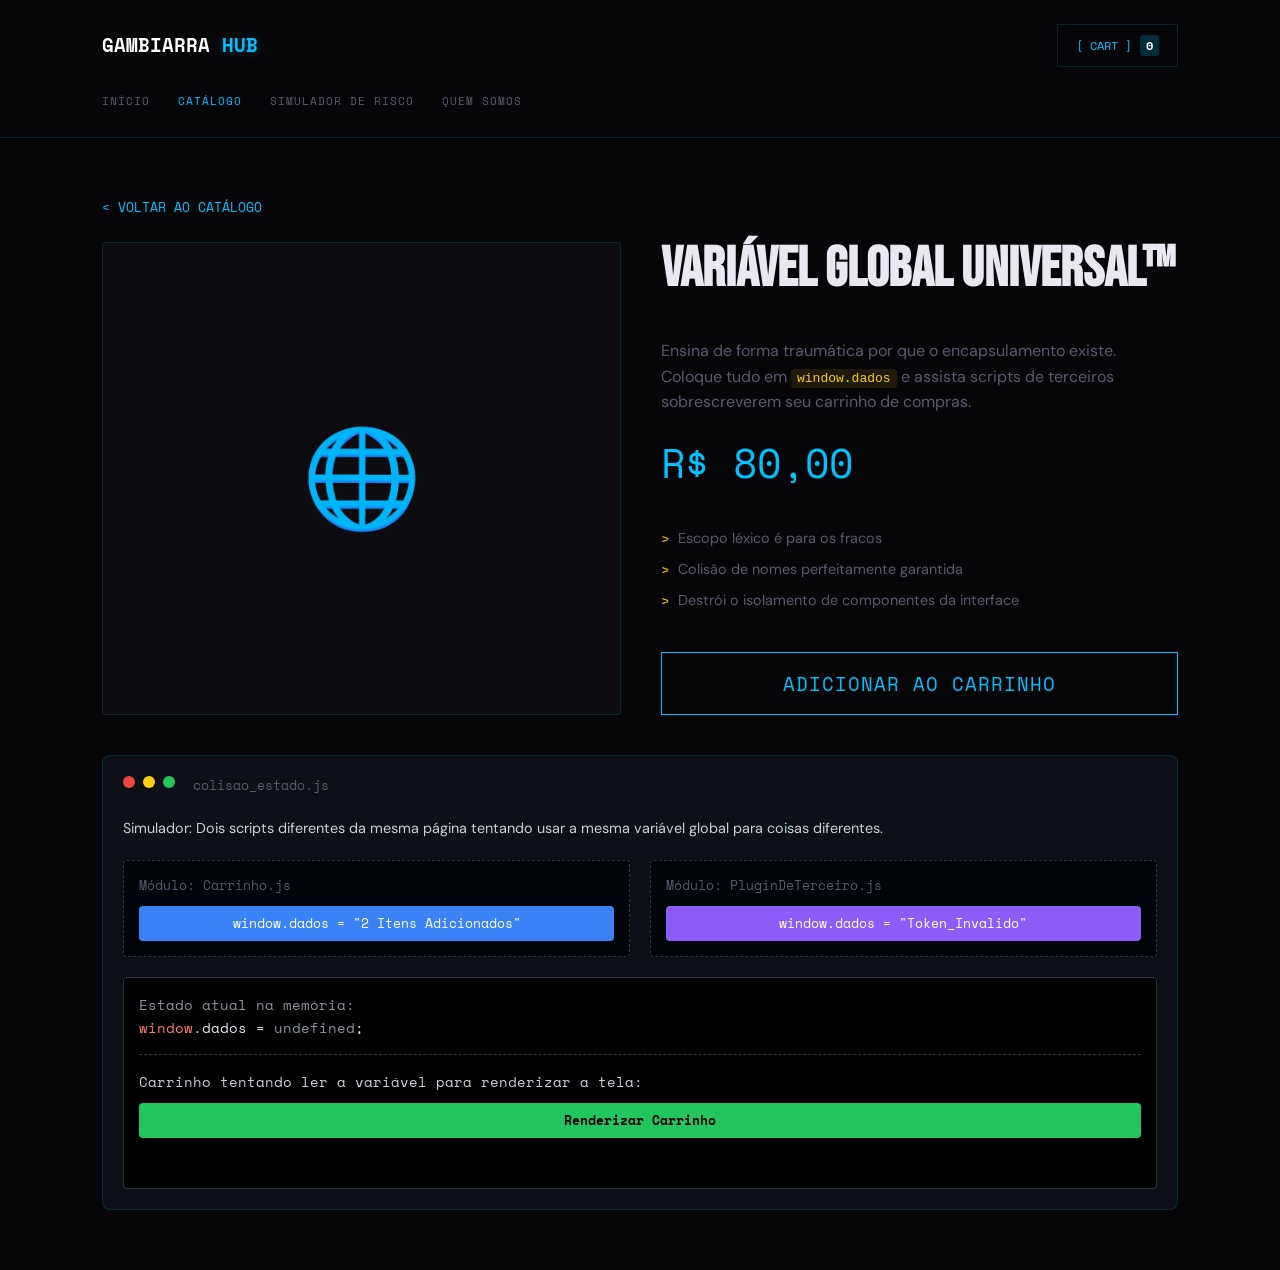
<file: produto-global.html>
<!DOCTYPE html>
<html lang="pt-BR">
<head>
  <meta charset="UTF-8" />
  <meta name="viewport" content="width=device-width, initial-scale=1.0" />
  <title>Variável Global Universal — Gambiarra Hub</title>
  <link rel="stylesheet" href="css/estilo.css" />
  <style>
    .produto-detalhe { display: flex; gap: 40px; flex-wrap: wrap; margin-top: 20px; }
    .produto-img { flex: 1; min-width: 300px; background: var(--dark-card); border: 1px solid var(--border-subtle); display: flex; align-items: center; justify-content: center; font-size: 6rem; border-radius: 4px; min-height: 400px; }
    .produto-info { flex: 1; min-width: 300px; display: flex; flex-direction: column; gap: 16px; }
    .preco { font-family: 'Space Mono', monospace; font-size: 2.5rem; color: var(--neon-blue); }
    .features-lista { list-style: none; padding: 0; display: flex; flex-direction: column; gap: 8px; margin-top: 16px; }
    .features-lista li { color: var(--text-muted); font-size: 0.9rem; display: flex; align-items: center; gap: 8px; }
    .features-lista li::before { content: '>'; color: #facc15; font-family: 'Space Mono', monospace; }
    
    /* Estilos da Demonstração */
    .demonstracao { background: #0d1117; padding: 20px; border-radius: 8px; border: 1px solid var(--border-subtle); margin-top: 40px; }
    .demo-header { display: flex; gap: 8px; margin-bottom: 20px; }
    .demo-dot { width: 12px; height: 12px; border-radius: 50%; }
    .demo-painel { display: flex; flex-direction: column; gap: 20px; }
    .demo-modulos { display: flex; gap: 20px; flex-wrap: wrap; }
    .modulo-box { flex: 1; border: 1px dashed #30363d; padding: 15px; border-radius: 4px; background: #010409; }
    .modulo-title { font-family: 'Space Mono', monospace; font-size: 0.8rem; color: var(--text-muted); margin-bottom: 10px; display: block;}
    .terminal-output { background: #000; border: 1px solid #30363d; padding: 15px; font-family: 'Space Mono', monospace; font-size: 0.9rem; border-radius: 4px; }
    .btn-demo { padding: 8px 12px; font-family: 'Space Mono', monospace; cursor: pointer; border: none; border-radius: 4px; font-size: 0.8rem; width: 100%; transition: 0.2s;}
    .btn-set1 { background: #3b82f6; color: #fff; } .btn-set1:hover { background: #2563eb; }
    .btn-set2 { background: #8b5cf6; color: #fff; } .btn-set2:hover { background: #7c3aed; }
    .btn-read { background: #22c55e; color: #000; margin-top: 10px; font-weight: bold;}
    .syntax-keyword { color: #ff7b72; } .syntax-string { color: #a5d6ff; }
  </style>
</head>
<body>
  <header>
    <div class="header-topo">
      <a href="index.html" class="logo"><div class="logo-texto"><span class="logo-nome">Gambiarra <span>Hub</span></span></div></a>
      <button class="badge-carrinho">[ CART ] <span class="badge-num" id="badge-carrinho">0</span></button>
    </div>
    <nav><ul class="nav-lista"><li><a href="index.html">Início</a></li><li><a href="catalogo.html" class="ativo">Catálogo</a></li><li><a href="formulario.html">Simulador de Risco</a></li><li><a href="sobre.html">Quem Somos</a></li></ul></nav>
  </header>

  <main>
    <section class="secao">
      <div class="breadcrumb" style="margin-bottom: 24px; font-family: 'Space Mono', monospace; font-size: 0.8rem; color: var(--text-muted);">
        <a href="catalogo.html" style="color: var(--neon-blue); text-decoration: none;">&lt; VOLTAR AO CATÁLOGO</a>
      </div>

      <div class="produto-detalhe">
        <div class="produto-img">🌐</div>
        <div class="produto-info">
          <h1 style="font-family: 'Bebas Neue', cursive; font-size: 3.5rem; line-height: 1; color: var(--text-main);">Variável Global Universal™</h1>
          <p style="color: var(--text-muted); line-height: 1.6;">
            Ensina de forma traumática por que o encapsulamento existe. Coloque tudo em <code style="color: #facc15; background: rgba(250,204,21,0.1); padding: 2px 6px; border-radius: 4px;">window.dados</code> e assista scripts de terceiros sobrescreverem seu carrinho de compras.
          </p>
          <div class="preco">R$ 80,00</div>
          <ul class="features-lista">
            <li>Escopo léxico é para os fracos</li>
            <li>Colisão de nomes perfeitamente garantida</li>
            <li>Destrói o isolamento de componentes da interface</li>
          </ul>
          <div style="margin-top: 24px; display: flex; gap: 16px;">
            <button class="btn btn-primario btn-adicionar-carrinho" data-nome="Variável Global Universal™" style="flex: 1; font-size: 1.2rem; padding: 16px;">ADICIONAR AO CARRINHO</button>
          </div>
        </div>
      </div>

      <!-- DEMONSTRAÇÃO INTERATIVA -->
      <div class="demonstracao">
        <div class="demo-header">
          <span class="demo-dot" style="background: #ef4444;"></span>
          <span class="demo-dot" style="background: #facc15;"></span>
          <span class="demo-dot" style="background: #22c55e;"></span>
          <span style="color: var(--text-muted); font-family: 'Space Mono', monospace; font-size: 0.8rem; margin-left: 10px;">colisao_estado.js</span>
        </div>
        
        <div class="demo-painel">
          <p style="color: #c9d1d9; font-size: 0.9rem;">Simulador: Dois scripts diferentes da mesma página tentando usar a mesma variável global para coisas diferentes.</p>
          
          <div class="demo-modulos">
            <div class="modulo-box">
              <span class="modulo-title">Módulo: Carrinho.js</span>
              <button id="btn-set-cart" class="btn-demo btn-set1">window.dados = "2 Itens Adicionados"</button>
            </div>
            
            <div class="modulo-box">
              <span class="modulo-title">Módulo: PluginDeTerceiro.js</span>
              <button id="btn-set-plugin" class="btn-demo btn-set2">window.dados = "Token_Invalido"</button>
            </div>
          </div>

          <div class="terminal-output">
            <div style="margin-bottom: 15px;">
              <span style="color: #8b949e;">Estado atual na memória:</span><br>
              <span class="syntax-keyword">window</span>.dados = <span id="global-val" class="syntax-string" style="color: #8b949e;">undefined</span>;
            </div>
            
            <hr style="border: 0; border-top: 1px dashed #30363d; margin: 15px 0;">
            
            <span style="color: #c9d1d9;">Carrinho tentando ler a variável para renderizar a tela:</span>
            <button id="btn-read-state" class="btn-demo btn-read">Renderizar Carrinho</button>
            <div id="read-result" style="margin-top: 15px; min-height: 20px;"></div>
          </div>
        </div>
      </div>
    </section>
  </main>

  <script src="js/principal.js"></script>
  <script>
    let simuladorWindowDados = "undefined";
    const elGlobalVal = document.getElementById('global-val');
    const elResult = document.getElementById('read-result');

    document.getElementById('btn-set-cart').addEventListener('click', () => {
      simuladorWindowDados = "2 Itens Adicionados";
      elGlobalVal.innerText = `"${simuladorWindowDados}"`;
      elGlobalVal.style.color = "#a5d6ff";
      elResult.innerText = "";
    });

    document.getElementById('btn-set-plugin').addEventListener('click', () => {
      simuladorWindowDados = "Token_Invalido";
      elGlobalVal.innerText = `"${simuladorWindowDados}"`;
      elGlobalVal.style.color = "#a5d6ff";
      elResult.innerText = "";
    });

    document.getElementById('btn-read-state').addEventListener('click', () => {
      if(simuladorWindowDados === "2 Itens Adicionados") {
        elResult.innerHTML = `<span style="color: #4ade80;">[SUCESSO] Interface carregou os itens corretamente.</span>`;
      } else if (simuladorWindowDados === "undefined") {
        elResult.innerHTML = `<span style="color: #facc15;">[AVISO] Carrinho vazio. Nenhum dado encontrado.</span>`;
      } else {
        elResult.innerHTML = `<span style="color: #ef4444;">[FALHA CRÍTICA] Módulo Carrinho tentou iterar sobre "${simuladorWindowDados}". Site quebrou!</span>`;
      }
    });
  </script>
</body>
</html>
</file>
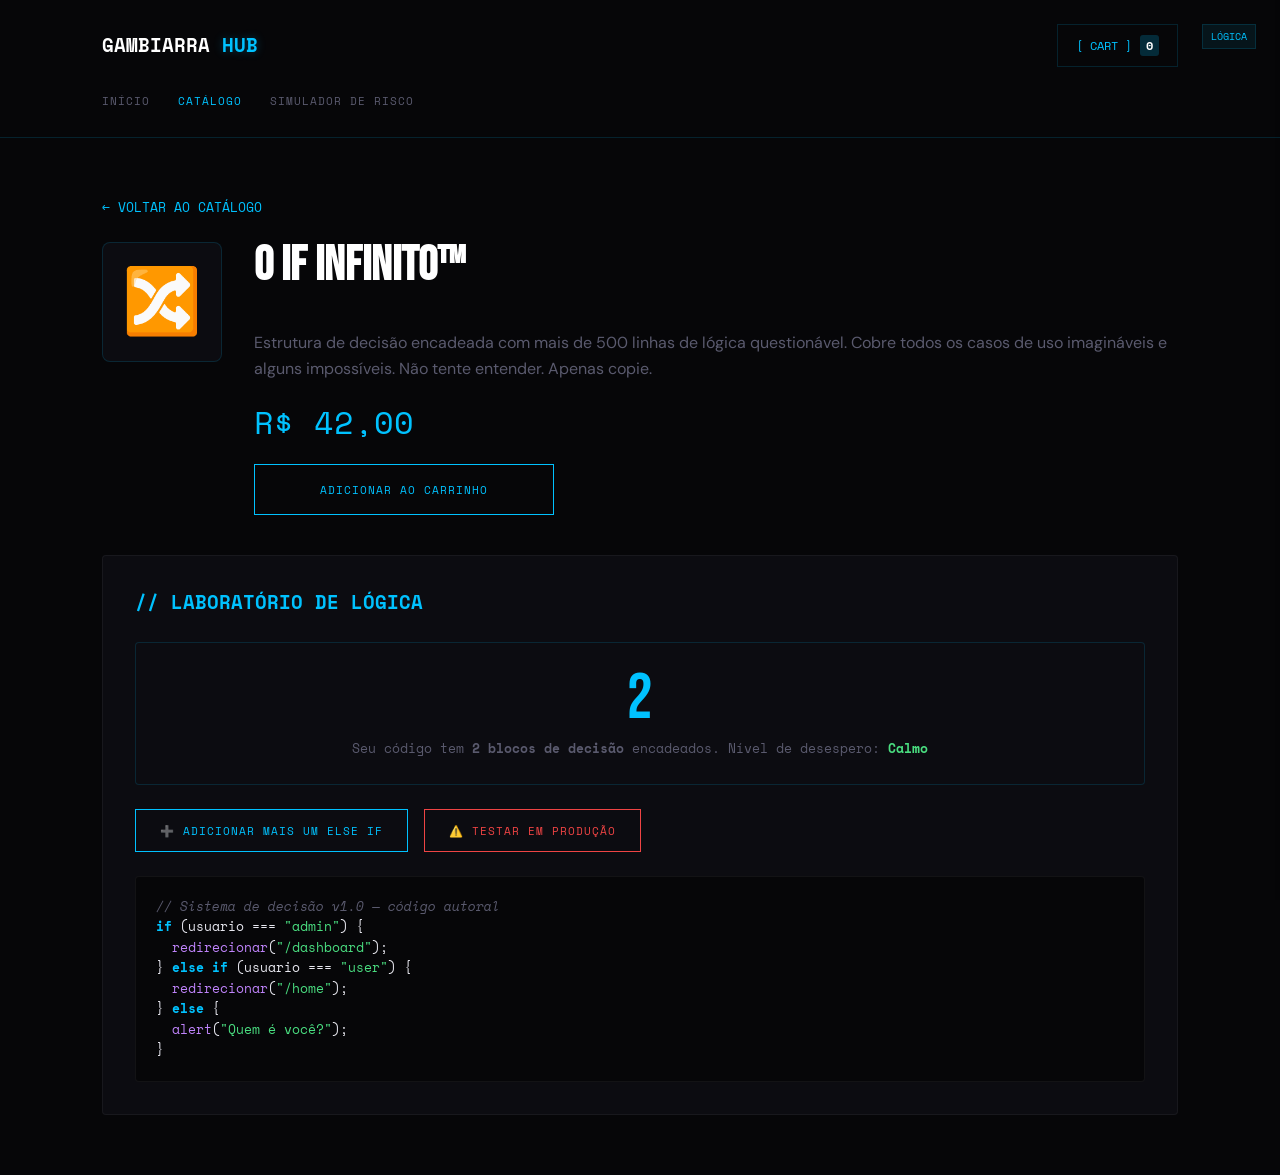
<file: produto-if.html>
<!DOCTYPE html>
<html lang="pt-BR">
<head>
  <meta charset="UTF-8" />
  <meta name="viewport" content="width=device-width, initial-scale=1.0" />
  <title>O IF Infinito™ — Gambiarra Hub</title>
  <link rel="stylesheet" href="css/estilo.css" />
  <style>
    .produto-detalhe { display: flex; gap: 32px; flex-wrap: wrap; margin-top: 20px; align-items: flex-start;}
    .produto-img { width: 120px; height: 120px; background: var(--dark-card); border: 1px solid var(--border-subtle); display: flex; align-items: center; justify-content: center; font-size: 4rem; border-radius: 8px; flex-shrink: 0; }
    .produto-info { flex: 1; min-width: 300px; display: flex; flex-direction: column; gap: 16px; }
    .preco { font-family: 'Space Mono', monospace; font-size: 2rem; color: var(--neon-blue); }
    
    /* O SEU CSS DO IF INFINITO */
    .codigo-bloco { background: #060608; padding: 20px; font-family: 'Space Mono', monospace; font-size: 0.8rem; color: #e8e8f0; border: 1px solid rgba(255,255,255,0.05); border-radius: 4px; line-height: 1.6; white-space: pre-wrap; margin-top: 16px;}
    .codigo-keyword { color: var(--neon-blue); font-weight: bold; }
    .codigo-string { color: #4ade80; }
    .codigo-func { color: #c084fc; }
    .codigo-comentario { color: #5a5a6e; font-style: italic; }
    .display-contador { background: #0c0c11; border: 1px solid var(--border-subtle); padding: 24px; text-align: center; margin-bottom: 24px; border-radius: 4px; transition: 0.3s; }
    .display-contador.ativo { border-color: #ef4444; box-shadow: 0 0 15px rgba(239, 68, 68, 0.2); }
    .num-blocos { font-family: 'Bebas Neue', cursive; font-size: 4rem; color: var(--neon-blue); line-height: 1; margin-bottom: 8px;}
  </style>
</head>
<body>
  <header>
    <div class="header-topo"><a href="index.html" class="logo"><div class="logo-texto"><span class="logo-nome">Gambiarra <span>Hub</span></span></div></a><button class="badge-carrinho">[ CART ] <span class="badge-num" id="badge-carrinho">0</span></button></div>
    <nav><ul class="nav-lista"><li><a href="index.html">Início</a></li><li><a href="catalogo.html" class="ativo">Catálogo</a></li><li><a href="formulario.html">Simulador de Risco</a></li></ul></nav>
  </header>

  <main>
    <section class="secao">
      <div class="breadcrumb" style="margin-bottom: 24px; font-family: 'Space Mono', monospace; font-size: 0.8rem;"><a href="catalogo.html" style="color: var(--neon-blue);">← VOLTAR AO CATÁLOGO</a></div>

      <div class="produto-detalhe">
        <div class="produto-img">🔀</div>
        <div class="produto-info">
          <span class="card-badge" style="width: fit-content;">LÓGICA</span>
          <h1 style="font-family: 'Bebas Neue', cursive; font-size: 3rem; line-height: 1;">O IF Infinito™</h1>
          <p style="color: var(--text-muted); line-height: 1.6;">Estrutura de decisão encadeada com mais de 500 linhas de lógica questionável. Cobre todos os casos de uso imagináveis e alguns impossíveis. Não tente entender. Apenas copie.</p>
          <div class="preco">R$ 42,00</div>
          <button class="btn btn-primario btn-adicionar-carrinho" data-nome="O IF Infinito™" style="max-width: 300px; padding: 16px;">ADICIONAR AO CARRINHO</button>
        </div>
      </div>

      <div class="area-interativa" style="margin-top: 40px;">
        <h3 style="color: var(--neon-blue); font-family: 'Space Mono'; margin-bottom: 24px;">// LABORATÓRIO DE LÓGICA</h3>
        
        <div class="display-contador" id="display-contador">
          <div class="num-blocos" id="num-blocos">2</div>
          <p id="texto-desespero" style="font-family: 'Space Mono', monospace; font-size: 0.8rem; color: var(--text-muted);">Seu código tem <strong>2 blocos de decisão</strong> encadeados. Nível de desespero: <strong style="color:#4ade80;">Calmo</strong></p>
        </div>

        <div style="display: flex; gap: 16px; margin-bottom: 24px; flex-wrap: wrap;">
          <button class="btn btn-primario" id="btn-adicionar">➕ Adicionar mais um else if</button>
          <button class="btn btn-secundario" id="btn-testar" style="border-color: #ef4444; color: #ef4444;">⚠️ Testar em Produção</button>
        </div>

        <div class="codigo-bloco" id="bloco-codigo"><span class="codigo-comentario">// Sistema de decisão v1.0 — código autoral</span>
<span class="codigo-keyword">if</span> (usuario === <span class="codigo-string">"admin"</span>) {
  <span class="codigo-func">redirecionar</span>(<span class="codigo-string">"/dashboard"</span>);
} <span class="codigo-keyword">else if</span> (usuario === <span class="codigo-string">"user"</span>) {
  <span class="codigo-func">redirecionar</span>(<span class="codigo-string">"/home"</span>);
} <span class="codigo-keyword">else</span> {
  <span class="codigo-func">alert</span>(<span class="codigo-string">"Quem é você?"</span>);
}</div>
      </div>
    </section>
  </main>

  <div class="modal-carrinho" id="modal-carrinho"><div class="modal-header"><h3>[ CART_TERMINAL ]</h3><button class="btn-fechar-modal" id="fechar-carrinho">CLOSE (X)</button></div><div class="carrinho-itens" id="carrinho-itens-lista"></div><div class="modal-footer"><div class="carrinho-total"><span>TOTAL:</span><span id="carrinho-total-valor">R$ 0,00</span></div><button class="btn btn-primario" id="btn-pagar-fake" style="width: 100%;">PAY_NOW</button></div></div>
  
  <script src="js/principal.js"></script>
  <script>
    let blocosIf = 2;
    document.getElementById('btn-adicionar').addEventListener('click', () => {
      blocosIf++;
      const blocoCodigo = document.getElementById('bloco-codigo');
      const numBlocos = document.getElementById('num-blocos');
      const textoDesespero = document.getElementById('texto-desespero');
      const display = document.getElementById('display-contador');

      numBlocos.textContent = blocosIf;
      
      const novoBloco = `\n} <span class="codigo-keyword">else if</span> (condicao_${blocosIf} === <span class="codigo-string">true</span>) {\n  <span class="codigo-comentario">// Talvez entre aqui, não tenho certeza</span>\n  <span class="codigo-func">fazerAlgo</span>();`;
      blocoCodigo.innerHTML = blocoCodigo.innerHTML.replace('} <span class="codigo-keyword">else</span> {', novoBloco + '\n} <span class="codigo-keyword">else</span> {');

      if (blocosIf < 5) {
        textoDesespero.innerHTML = `Seu código tem <strong>${blocosIf} blocos</strong>. Nível de desespero: <strong style="color:#4ade80;">Aceitável</strong>`;
      } else if (blocosIf < 10) {
        textoDesespero.innerHTML = `Seu código tem <strong>${blocosIf} blocos</strong>. Nível de desespero: <strong style="color:#facc15;">Preocupante</strong>`;
        display.classList.add('ativo');
        display.style.borderColor = '#facc15';
      } else if (blocosIf < 15) {
        textoDesespero.innerHTML = `Seu código tem <strong>${blocosIf} blocos</strong>. Nível de desespero: <strong style="color:#ef4444;">Caótico</strong>`;
        display.style.borderColor = '#ef4444';
        numBlocos.style.color = '#ef4444';
        document.getElementById('btn-adicionar').textContent = '⚠️ POR FAVOR, PARE';
      } else {
        textoDesespero.innerHTML = `Seu código tem <strong>${blocosIf} blocos</strong>. Nível de desespero: <strong>Deus nos acuda</strong>`;
        document.getElementById('btn-adicionar').textContent = '💀 ABANDONAR PROJETO';
      }
    });

    document.getElementById('btn-testar').addEventListener('click', () => {
      alert("Aviso: Enviando 5.000 requisições simultâneas para o servidor de produção...");
      alert(`A verificação travou no Else If número ${Math.floor(Math.random() * blocosIf) + 1}.`);
      alert("O navegador não está respondendo.");
      location.reload();
    });
  </script>
</body>
</html>
</file>
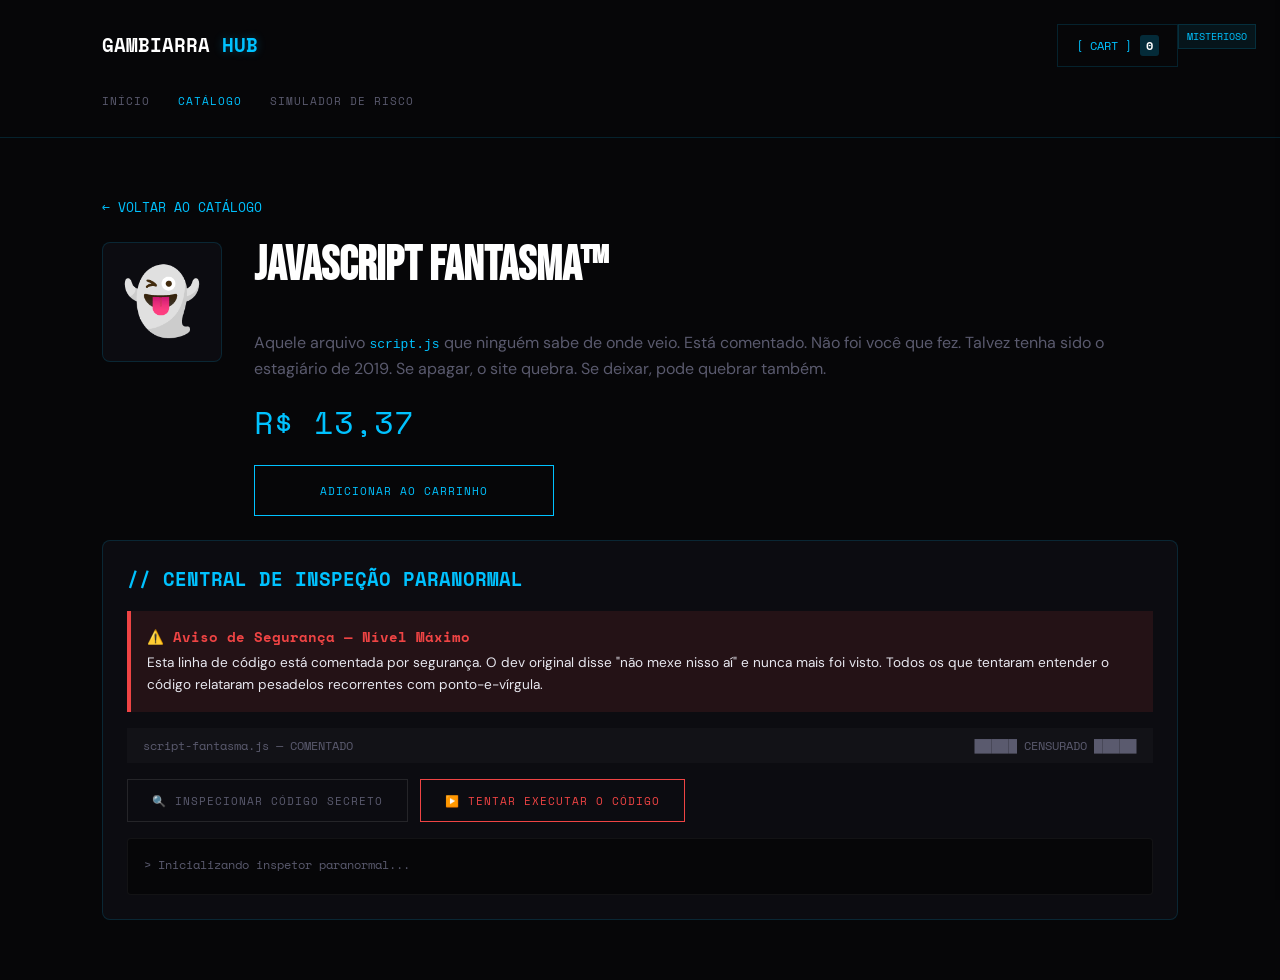
<file: produto-js.html>
<!DOCTYPE html>
<html lang="pt-BR">
<head>
  <meta charset="UTF-8" />
  <meta name="viewport" content="width=device-width, initial-scale=1.0" />
  <title>JavaScript Fantasma™ — Gambiarra Hub</title>
  <link rel="stylesheet" href="css/estilo.css" />
  <style>
    .produto-detalhe { display: flex; gap: 32px; flex-wrap: wrap; margin-top: 20px; align-items: flex-start; }
    .produto-img { width: 120px; height: 120px; background: var(--dark-card); border: 1px solid var(--border-subtle); display: flex; align-items: center; justify-content: center; font-size: 4rem; border-radius: 8px; flex-shrink: 0; }
    .produto-info { flex: 1; min-width: 300px; display: flex; flex-direction: column; gap: 16px; }
    .preco { font-family: 'Space Mono', monospace; font-size: 2rem; color: var(--neon-blue); }
    
    /* O SEU CSS DO JS FANTASMA */
    .fantasma-container { position: relative; background: #0c0c11; border: 1px solid rgba(0, 194, 255, 0.15); border-radius: 8px; padding: 24px; overflow: hidden; margin-top: 24px; }
    .aviso-classified { background: rgba(239, 68, 68, 0.1); border-left: 4px solid #ef4444; padding: 16px; font-size: 0.85rem; margin-bottom: 16px; }
    .aviso-classified strong { color: #ef4444; display: block; margin-bottom: 4px; font-family: 'Space Mono', monospace; }
    .codigo-secreto { display: none; background: #060608; border: 1px solid rgba(255,255,255,0.05); padding: 16px; font-family: 'Space Mono', monospace; font-size: 0.8rem; color: #e8e8f0; line-height: 1.6; }
    .codigo-comentario { color: #5a5a6e; font-style: italic; }
    .codigo-keyword { color: var(--neon-blue); }
    .codigo-string { color: #4ade80; }
    .terminal-log { background: #060608; border: 1px solid rgba(255,255,255,0.05); border-radius: 4px; padding: 16px; font-family: 'Space Mono', monospace; font-size: 0.75rem; max-height: 180px; overflow-y: auto; margin-top: 16px; }
    .log-linha { display: block; margin-bottom: 4px; }
  </style>
</head>
<body>
  <header>
    <div class="header-topo"><a href="index.html" class="logo"><div class="logo-texto"><span class="logo-nome">Gambiarra <span>Hub</span></span></div></a><button class="badge-carrinho">[ CART ] <span class="badge-num" id="badge-carrinho">0</span></button></div>
    <nav><ul class="nav-lista"><li><a href="index.html">Início</a></li><li><a href="catalogo.html" class="ativo">Catálogo</a></li><li><a href="formulario.html">Simulador de Risco</a></li></ul></nav>
  </header>

  <main>
    <section class="secao">
      <div class="breadcrumb" style="margin-bottom: 24px; font-family: 'Space Mono', monospace; font-size: 0.8rem;"><a href="catalogo.html" style="color: var(--neon-blue);">← VOLTAR AO CATÁLOGO</a></div>

      <div class="produto-detalhe">
        <div class="produto-img">👻</div>
        <div class="produto-info">
          <span class="card-badge" style="width: fit-content;">MISTERIOSO</span>
          <h1 style="font-family: 'Bebas Neue', cursive; font-size: 3rem; line-height: 1;">JavaScript Fantasma™</h1>
          <p style="color: var(--text-muted); line-height: 1.6;">Aquele arquivo <code style="color:var(--neon-blue);">script.js</code> que ninguém sabe de onde veio. Está comentado. Não foi você que fez. Talvez tenha sido o estagiário de 2019. Se apagar, o site quebra. Se deixar, pode quebrar também.</p>
          <div class="preco">R$ 13,37</div>
          <button class="btn btn-primario btn-adicionar-carrinho" data-nome="JavaScript Fantasma™" style="max-width: 300px; padding: 16px;">ADICIONAR AO CARRINHO</button>
        </div>
      </div>

      <div class="fantasma-container">
        <h3 style="color: var(--neon-blue); font-family: 'Space Mono'; margin-bottom: 16px;">// CENTRAL DE INSPEÇÃO PARANORMAL</h3>
        
        <div class="aviso-classified">
          <strong>⚠️ Aviso de Segurança — Nível Máximo</strong>
          Esta linha de código está comentada por segurança. O dev original disse "não mexe nisso aí" e nunca mais foi visto. Todos os que tentaram entender o código relataram pesadelos recorrentes com ponto-e-vírgula.
        </div>

        <div style="background:#121217; padding:8px 16px; font-family:'Space Mono'; font-size:0.75rem; color:#5a5a6e; display:flex; justify-content:space-between;">
          <span>script-fantasma.js — COMENTADO</span><span>█████ CENSURADO █████</span>
        </div>

        <div class="codigo-secreto" id="codigo-secreto">
<span class="codigo-comentario">// ============================================</span>
<span class="codigo-comentario">// SCRIPT FANTASMA v?.?.? — AUTORIA DESCONHECIDA</span>
<span class="codigo-comentario">// NÃO REMOVA. NÃO MODIFIQUE. NÃO OLHE MUITO.</span>
<span class="codigo-comentario">// ============================================</span>

<span class="codigo-keyword">function</span> naoMexeAqui() {
  <span class="codigo-keyword">const</span> coisa = document.querySelector(<span class="codigo-string">"#nao-sei-o-que-e"</span>);
  <span class="codigo-keyword">if</span> (coisa) {
    coisa.addEventListener(<span class="codigo-string">"click"</span>, () => {
      <span class="codigo-comentario">// faz alguma coisa importante aqui</span>
      setTimeout(() => {
        window.dadosMagicos = JSON.parse(atob(<span class="codigo-string">"aXNzb25hb2Z1bmNpb25a"</span>));
      }, 3000);
    });
  }
}
<span class="codigo-comentario">// Isso foi chamado em algum momento. Talvez ainda seja.</span>
naoMexeAqui();
<span class="codigo-comentario">// PS: Se remover essa linha, o menu some. Não sei por quê.</span>
<span class="codigo-keyword">var</span> _ = <span class="codigo-keyword">true</span>;
        </div>

        <div style="display:flex; gap:12px; margin-top:16px; flex-wrap: wrap;">
          <button class="btn btn-secundario" id="btn-inspecionar" onclick="toggleCodigo()">🔍 Inspecionar Código Secreto</button>
          <button class="btn btn-secundario" style="border-color: #ef4444; color: #ef4444;" onclick="alerteSusto()" id="btn-rodar">▶️ Tentar Executar o Código</button>
        </div>

        <div class="terminal-log" id="terminal">
          <span class="log-linha" style="color:#5a5a6e;">> Inicializando inspetor paranormal...</span>
        </div>
      </div>
    </section>
  </main>

  <div class="modal-carrinho" id="modal-carrinho"><div class="modal-header"><h3>[ CART_TERMINAL ]</h3><button class="btn-fechar-modal" id="fechar-carrinho">CLOSE (X)</button></div><div class="carrinho-itens" id="carrinho-itens-lista"></div><div class="modal-footer"><div class="carrinho-total"><span>TOTAL:</span><span id="carrinho-total-valor">R$ 0,00</span></div><button class="btn btn-primario" id="btn-pagar-fake" style="width: 100%;">PAY_NOW</button></div></div>
  
  <script src="js/principal.js"></script>
  <script>
    let codigoVisivel = false;
    let tentativasExecucao = 0;

    function toggleCodigo() {
      const codigo = document.getElementById('codigo-secreto');
      const btn = document.getElementById('btn-inspecionar');
      codigoVisivel = !codigoVisivel;
      
      if (codigoVisivel) {
        codigo.style.display = 'block';
        btn.textContent = '🙈 Ocultar Código (melhor assim)';
        adicionarLogTerminal('ACESSO CONCEDIDO — código revelado', '#ef4444');
        setTimeout(() => adicionarLogTerminal('var _ = true; // isso sustenta o menu?!', '#c084fc'), 600);
      } else {
        codigo.style.display = 'none';
        btn.textContent = '🔍 Inspecionar Código Secreto';
        adicionarLogTerminal('Código ocultado. Fingindo que não vi nada.', '#4ade80');
      }
    }

    function alerteSusto() {
      tentativasExecucao++;
      const btn = document.getElementById('btn-rodar');
      adicionarLogTerminal(`Tentativa de execução #${tentativasExecucao}...`, '#facc15');

      setTimeout(() => {
        if (tentativasExecucao === 1) {
          adicionarLogTerminal('Erro: naoMexeAqui is not defined (ou é?)', '#ef4444');
          alert('❌ Erro no Servidor\\n\\nCódigo: FANTASMA_001\\nMensagem: Ninguém sabe o que aconteceu\\n\\n(Isso era para acontecer. É uma feature.)');
        } else if (tentativasExecucao === 2) {
          adicionarLogTerminal('TypeError: window.dadosMagicos is undefined', '#ef4444');
          alert('💀 Erro Crítico\\n\\nO código rodou.\\nNão sabemos o que ele fez.\\nRecomendamos não fazer nada por 3 dias.');
        } else {
          btn.textContent = `▶️ Tentar de Novo (${tentativasExecucao}x e contando)`;
          alert(`🤡 Tentativa #${tentativasExecucao}\\n\\nO código não faz nada diferente.\\nMas você continua tentando.\\nIsso é o espírito gambiarreiro.`);
        }
      }, 800);
    }

    function adicionarLogTerminal(texto, cor = '#5a5a6e') {
      const terminal = document.getElementById('terminal');
      terminal.innerHTML += `<span class="log-linha" style="color:${cor};">> ${texto}</span>`;
      terminal.scrollTop = terminal.scrollHeight;
    }
  </script>
</body>
</html>
</file>
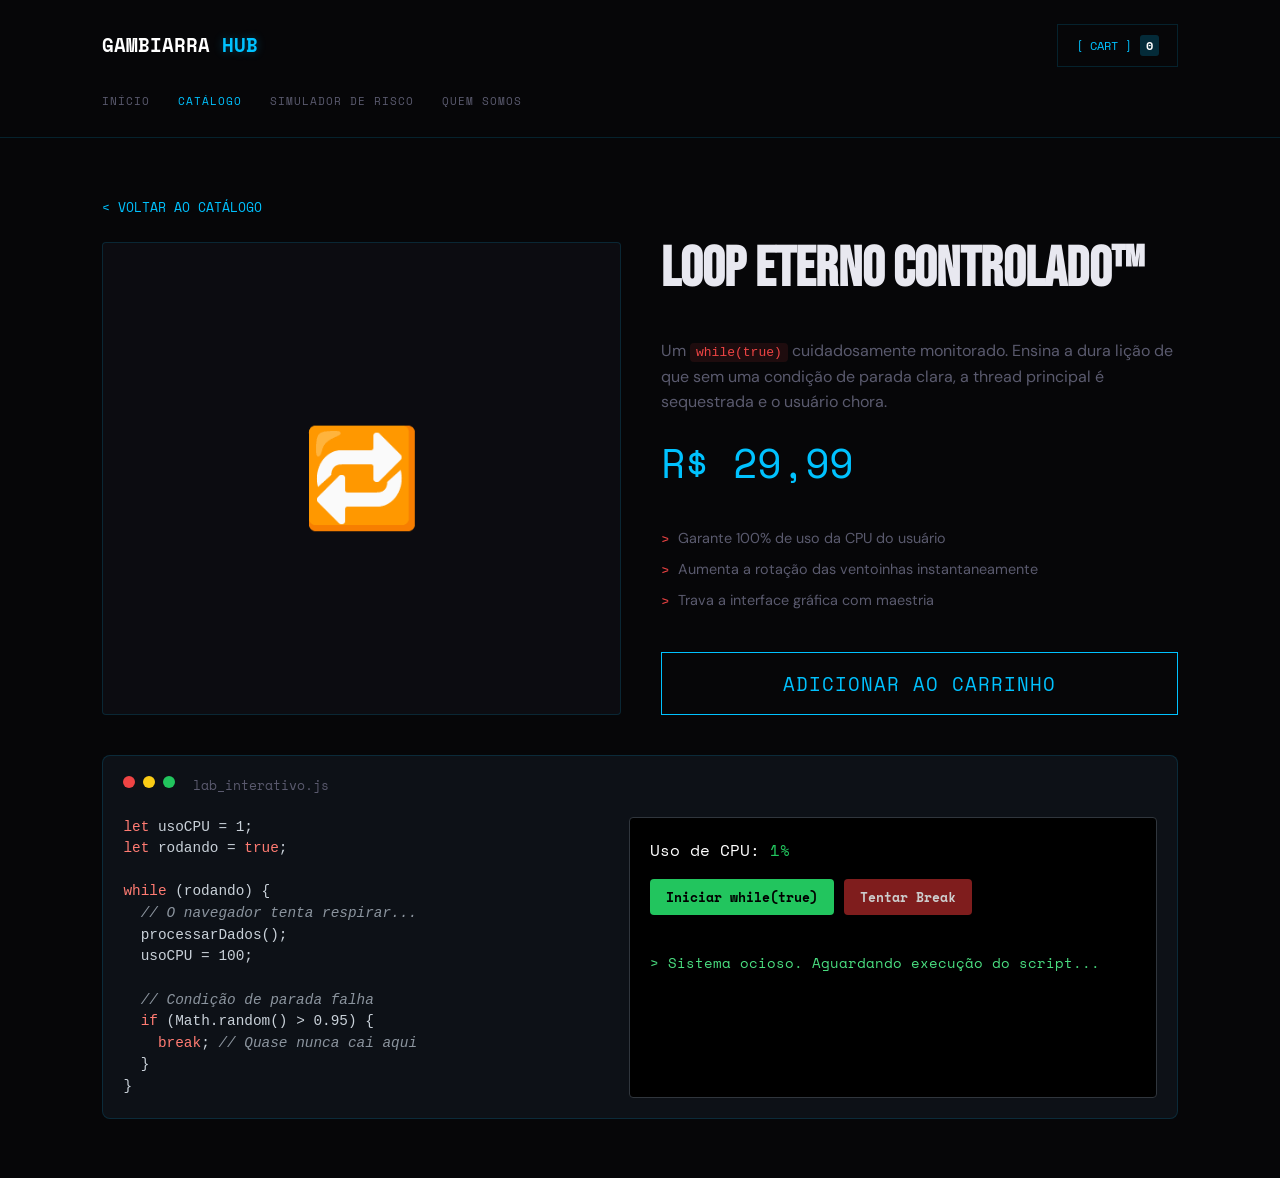
<file: produto-loop.html>
<!DOCTYPE html>
<html lang="pt-BR">
<head>
  <meta charset="UTF-8" />
  <meta name="viewport" content="width=device-width, initial-scale=1.0" />
  <title>Loop Eterno Controlado — Gambiarra Hub</title>
  <link rel="stylesheet" href="css/estilo.css" />
  <style>
    .produto-detalhe { display: flex; gap: 40px; flex-wrap: wrap; margin-top: 20px; }
    .produto-img { flex: 1; min-width: 300px; background: var(--dark-card); border: 1px solid var(--border-subtle); display: flex; align-items: center; justify-content: center; font-size: 6rem; border-radius: 4px; min-height: 400px; }
    .produto-info { flex: 1; min-width: 300px; display: flex; flex-direction: column; gap: 16px; }
    .preco { font-family: 'Space Mono', monospace; font-size: 2.5rem; color: var(--neon-blue); }
    .features-lista { list-style: none; padding: 0; display: flex; flex-direction: column; gap: 8px; margin-top: 16px; }
    .features-lista li { color: var(--text-muted); font-size: 0.9rem; display: flex; align-items: center; gap: 8px; }
    .features-lista li::before { content: '>'; color: #ef4444; font-family: 'Space Mono', monospace; }
    
    /* Estilos da Demonstração */
    .demonstracao { background: #0d1117; padding: 20px; border-radius: 8px; border: 1px solid var(--border-subtle); margin-top: 40px; }
    .demo-header { display: flex; gap: 8px; margin-bottom: 20px; }
    .demo-dot { width: 12px; height: 12px; border-radius: 50%; }
    .demo-painel { display: flex; gap: 20px; flex-wrap: wrap; }
    .demo-codigo { flex: 1; min-width: 300px; overflow-x: auto; font-family: 'Space Mono', monospace; font-size: 0.9rem; color: #c9d1d9; line-height: 1.5; }
    .demo-interacao { flex: 1; min-width: 300px; background: #000; padding: 20px; border-radius: 4px; border: 1px solid #30363d; display: flex; flex-direction: column; gap: 16px; }
    .terminal-output { flex-grow: 1; font-family: 'Space Mono', monospace; color: #4ade80; font-size: 0.85rem; overflow-y: auto; max-height: 150px; white-space: pre-wrap; }
    .btn-demo { padding: 8px 16px; font-family: 'Space Mono', monospace; cursor: pointer; border: none; border-radius: 4px; font-weight: bold; }
    .btn-exec { background: #22c55e; color: #000; }
    .btn-exec:disabled { background: #166534; cursor: not-allowed; }
    .btn-break { background: #ef4444; color: #fff; }
    .btn-break:disabled { background: #7f1d1d; color: #ccc; cursor: not-allowed; }
    .syntax-keyword { color: #ff7b72; } .syntax-string { color: #a5d6ff; } .syntax-comment { color: #8b949e; font-style: italic; }
  </style>
</head>
<body>
  <header>
    <div class="header-topo">
      <a href="index.html" class="logo"><div class="logo-texto"><span class="logo-nome">Gambiarra <span>Hub</span></span></div></a>
      <button class="badge-carrinho">[ CART ] <span class="badge-num" id="badge-carrinho">0</span></button>
    </div>
    <nav><ul class="nav-lista"><li><a href="index.html">Início</a></li><li><a href="catalogo.html" class="ativo">Catálogo</a></li><li><a href="formulario.html">Simulador de Risco</a></li><li><a href="sobre.html">Quem Somos</a></li></ul></nav>
  </header>

  <main>
    <section class="secao">
      <div class="breadcrumb" style="margin-bottom: 24px; font-family: 'Space Mono', monospace; font-size: 0.8rem; color: var(--text-muted);">
        <a href="catalogo.html" style="color: var(--neon-blue); text-decoration: none;">&lt; VOLTAR AO CATÁLOGO</a>
      </div>

      <div class="produto-detalhe">
        <div class="produto-img">🔁</div>
        <div class="produto-info">
          <h1 style="font-family: 'Bebas Neue', cursive; font-size: 3.5rem; line-height: 1; color: var(--text-main);">Loop Eterno Controlado™</h1>
          <p style="color: var(--text-muted); line-height: 1.6;">
            Um <code style="color: #ef4444; background: rgba(239,68,68,0.1); padding: 2px 6px; border-radius: 4px;">while(true)</code> cuidadosamente monitorado. Ensina a dura lição de que sem uma condição de parada clara, a thread principal é sequestrada e o usuário chora.
          </p>
          <div class="preco">R$ 29,99</div>
          <ul class="features-lista">
            <li>Garante 100% de uso da CPU do usuário</li>
            <li>Aumenta a rotação das ventoinhas instantaneamente</li>
            <li>Trava a interface gráfica com maestria</li>
          </ul>
          <div style="margin-top: 24px; display: flex; gap: 16px;">
            <button class="btn btn-primario btn-adicionar-carrinho" data-nome="Loop Eterno Controlado™" style="flex: 1; font-size: 1.2rem; padding: 16px;">ADICIONAR AO CARRINHO</button>
          </div>
        </div>
      </div>

      <!-- DEMONSTRAÇÃO INTERATIVA -->
      <div class="demonstracao">
        <div class="demo-header">
          <span class="demo-dot" style="background: #ef4444;"></span>
          <span class="demo-dot" style="background: #facc15;"></span>
          <span class="demo-dot" style="background: #22c55e;"></span>
          <span style="color: var(--text-muted); font-family: 'Space Mono', monospace; font-size: 0.8rem; margin-left: 10px;">lab_interativo.js</span>
        </div>
        
        <div class="demo-painel">
          <div class="demo-codigo">
<pre><code><span class="syntax-keyword">let</span> usoCPU = 1;
<span class="syntax-keyword">let</span> rodando = <span class="syntax-keyword">true</span>;

<span class="syntax-keyword">while</span> (rodando) {
  <span class="syntax-comment">// O navegador tenta respirar...</span>
  processarDados();
  usoCPU = 100;
  
  <span class="syntax-comment">// Condição de parada falha</span>
  <span class="syntax-keyword">if</span> (Math.random() > 0.95) {
    <span class="syntax-keyword">break</span>; <span class="syntax-comment">// Quase nunca cai aqui</span>
  }
}</code></pre>
          </div>
          
          <div class="demo-interacao">
            <div style="display: flex; justify-content: space-between; align-items: center;">
              <span style="color: #fff; font-family: 'Space Mono', monospace;">Uso de CPU: <span id="cpu-display" style="color: #22c55e;">1%</span></span>
            </div>
            <div style="display: flex; gap: 10px;">
              <button id="btn-start-loop" class="btn-demo btn-exec">Iniciar while(true)</button>
              <button id="btn-stop-loop" class="btn-demo btn-break" disabled>Tentar Break</button>
            </div>
            <div class="terminal-output" id="loop-terminal">
> Sistema ocioso. Aguardando execução do script...
            </div>
          </div>
        </div>
      </div>
    </section>
  </main>

  <script src="js/principal.js"></script>
  <script>
    const btnStart = document.getElementById('btn-start-loop');
    const btnStop = document.getElementById('btn-stop-loop');
    const terminal = document.getElementById('loop-terminal');
    const cpuDisplay = document.getElementById('cpu-display');
    let loopInterval;
    let iteracoes = 0;

    btnStart.addEventListener('click', () => {
      btnStart.disabled = true;
      btnStop.disabled = false;
      iteracoes = 0;
      cpuDisplay.style.color = '#ef4444';
      terminal.innerHTML = "> ATENÇÃO: Loop iniciado. Thread principal em risco...\n";
      
      loopInterval = setInterval(() => {
        iteracoes += 4829;
        cpuDisplay.innerText = Math.min(100, Math.floor(Math.random() * 5 + 95)) + '%';
        terminal.innerHTML += `Iteração ${iteracoes}: Buscando condição de parada... FAILED\n`;
        terminal.scrollTop = terminal.scrollHeight;
      }, 100);
    });

    btnStop.addEventListener('click', () => {
      // Simula a falha do break
      if (Math.random() > 0.4) {
        clearInterval(loopInterval);
        cpuDisplay.style.color = '#22c55e';
        cpuDisplay.innerText = '2%';
        terminal.innerHTML += `\n> SUCESSO: O break funcionou na iteração ${iteracoes}. Navegador sobreviveu.\n`;
        terminal.scrollTop = terminal.scrollHeight;
        btnStart.disabled = false;
        btnStop.disabled = true;
      } else {
        terminal.innerHTML += `\n> ERRO: Sinal de interrupção ignorado! O loop se recusa a parar.\n`;
        terminal.scrollTop = terminal.scrollHeight;
      }
    });
  </script>
</body>
</html>
</file>
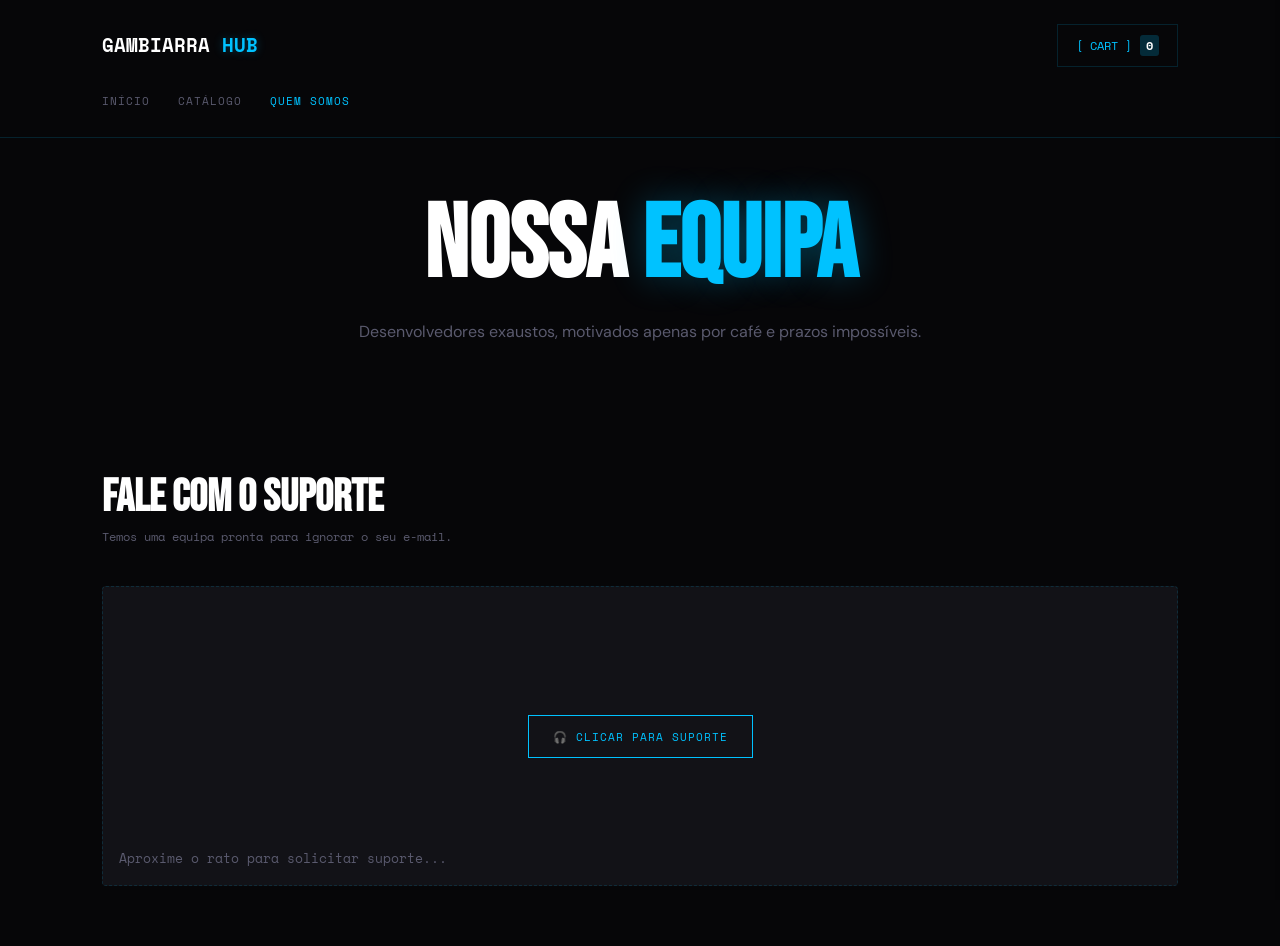
<file: sobre.html>
<!DOCTYPE html>
<html lang="pt-BR">
<head>
  <meta charset="UTF-8" />
  <meta name="viewport" content="width=device-width, initial-scale=1.0" />
  <title>Quem Somos — Gambiarra Hub</title>
  <link rel="stylesheet" href="css/estilo.css" />
  <style>
    .suporte-area { position: relative; height: 300px; background: var(--dark-input); border: 1px dashed var(--border-subtle); border-radius: 4px; overflow: hidden; display: flex; align-items: center; justify-content: center; margin-top: 24px; }
    .btn-fugitivo { position: relative; transition: left 0.1s, top 0.1s; z-index: 10; white-space: nowrap; }
    .status-suporte { font-family: 'Space Mono', monospace; font-size: 0.8rem; color: var(--text-muted); position: absolute; bottom: 16px; left: 16px; pointer-events: none; }
  </style>
</head>
<body>
  <header>
    <div class="header-topo"><a href="index.html" class="logo"><div class="logo-texto"><span class="logo-nome">Gambiarra <span>Hub</span></span></div></a><button class="badge-carrinho">[ CART ] <span class="badge-num" id="badge-carrinho">0</span></button></div>
    <nav><ul class="nav-lista"><li><a href="index.html">Início</a></li><li><a href="catalogo.html">Catálogo</a></li><li><a href="sobre.html" class="ativo">Quem Somos</a></li></ul></nav>
  </header>

  <main>
    <section class="hero" style="padding: 60px 8% 40px !important;">
      <h1>Nossa <span class="destaque">Equipa</span></h1>
      <p class="hero-slogan">Desenvolvedores exaustos, motivados apenas por café e prazos impossíveis.</p>
    </section>

    <section class="secao">
      <h2 class="secao-titulo">Fale com o Suporte</h2>
      <p class="secao-sub">Temos uma equipa pronta para ignorar o seu e-mail.</p>
      
      <div class="suporte-area" id="suporte-wrapper">
        <span class="status-suporte" id="status-suporte">Aproxime o rato para solicitar suporte...</span>
        <button class="btn btn-primario btn-fugitivo" id="btn-suporte">🎧 Clicar para Suporte</button>
        <p id="msg-capturado" style="display: none; color: #4ade80; font-family: 'Space Mono'; position: absolute; text-align: center; padding: 20px;"></p>
      </div>
    </section>
  </main>

  <div class="modal-carrinho" id="modal-carrinho"><div class="modal-header"><h3>[ CART_TERMINAL ]</h3><button class="btn-fechar-modal" id="fechar-carrinho">CLOSE (X)</button></div><div class="carrinho-itens" id="carrinho-itens-lista"></div><div class="modal-footer"><div class="carrinho-total"><span>TOTAL:</span><span id="carrinho-total-valor">R$ 0,00</span></div><button class="btn btn-primario" id="btn-pagar-fake" style="width: 100%;">PAY_NOW</button></div></div>
  
  <script src="js/principal.js"></script>
  <script>
    // O SEU BOTÃO FUGITIVO ORIGINAL RESTAURADO
    const btnSuporte = document.getElementById('btn-suporte');
    const wrapper = document.getElementById('suporte-wrapper');
    const statusTxt = document.getElementById('status-suporte');
    const msgCapturado = document.getElementById('msg-capturado');
    
    let tentativas = 0;
    let capturado = false;
    
    const frasesFuga = [
      "Ope, escorregou!",
      "Nossos atendentes estão ocupados.",
      "Tente novamente mais tarde.",
      "Você não precisa de suporte.",
      "Foi erro seu, não nosso.",
      "Já tentou limpar o cache?",
      "Funciona na nossa máquina.",
      "Estamos em horário de almoço."
    ];

    btnSuporte.addEventListener('mouseover', () => {
      if(capturado) return;
      tentativas++;
      
      const wrapperRect = wrapper.getBoundingClientRect();
      const btnRect = btnSuporte.getBoundingClientRect();
      
      const maxX = wrapperRect.width - btnRect.width - 40;
      const maxY = wrapperRect.height - btnRect.height - 40;
      
      const novoX = Math.random() * maxX;
      const novoY = Math.random() * maxY;
      
      btnSuporte.style.position = 'absolute';
      btnSuporte.style.left = novoX + 'px';
      btnSuporte.style.top = novoY + 'px';
      
      statusTxt.textContent = frasesFuga[(tentativas - 1) % frasesFuga.length];

      if(tentativas >= 10) {
        capturado = true;
        btnSuporte.style.position = 'static';
        btnSuporte.textContent = '✅ Capturado! Abrindo ticket...';
        btnSuporte.style.borderColor = '#4ade80';
        btnSuporte.style.color = '#4ade80';
        
        statusTxt.textContent = 'Ticket aberto! Tempo de resposta estimado: 3 a 5 anos úteis.';
        msgCapturado.style.display = 'block';
        msgCapturado.textContent = `🎉 Parabéns! Você perseverou por ${tentativas} tentativas. Ticket #${Math.floor(Math.random()*99999)} criado. A nossa equipa entrará em contacto em breve (definição de "breve" pode variar).`;
      }
    });
  </script>
</body>
</html>
</file>
<file: css/estilo.css>
/* ==========================================================================
   GAMBIARRA HUB — THE REFINED ELECTRIC BLUE CUT
   ========================================================================== */
@import url('https://fonts.googleapis.com/css2?family=Space+Mono:wght@400;700&family=Bebas+Neue&family=DM+Sans:wght@400;500;700&display=swap');

:root {
  --neon-blue: #00c2ff;
  --blue-dim: rgba(0, 194, 255, 0.08);
  --blue-glow: rgba(0, 194, 255, 0.3);
  --dark-bg: #060608;
  --dark-card: #0c0c11;
  --dark-input: #121217;
  --text-main: #e8e8f0;
  --text-muted: #5a5a6e;
  --border-subtle: rgba(0, 194, 255, 0.15);
}

* { margin: 0; padding: 0; box-sizing: border-box; }
body { background-color: var(--dark-bg); color: var(--text-main); font-family: 'DM Sans', sans-serif; overflow-x: hidden; line-height: 1.6; }
a { color: inherit; text-decoration: none; }
ul { list-style: none; }

/* ─── HEADER ─── */
header { border-bottom: 1px solid var(--border-subtle); padding: 24px 8%; background: var(--dark-bg); }
.header-topo { display: flex; align-items: center; justify-content: space-between; gap: 32px; flex-wrap: wrap; }
.logo { display: flex; align-items: center; gap: 12px; }
.logo-nome { font-family: 'Space Mono', monospace; font-size: 1.2rem; font-weight: 700; color: #fff; text-transform: uppercase; }
.logo-nome span { color: var(--neon-blue); text-shadow: 0 0 10px var(--blue-glow); }
.logo-sub { font-family: 'Space Mono', monospace; font-size: 0.65rem; color: var(--text-muted); display: block; }
.header-busca { display: flex; flex: 1; max-width: 480px; background: var(--dark-input); border: 1px solid rgba(255, 255, 255, 0.05); border-radius: 4px; }
.header-busca:focus-within { border-color: var(--neon-blue); }
.header-busca input { width: 100%; background: transparent; border: none; padding: 12px 16px; color: #fff; font-family: 'Space Mono', monospace; font-size: 0.8rem; outline: none; }
.btn-busca { background: transparent; border: none; padding-right: 16px; cursor: pointer; color: var(--text-muted); }
.badge-carrinho { font-family: 'Space Mono', monospace; font-size: 0.75rem; color: var(--neon-blue); border: 1px solid var(--border-subtle); padding: 10px 18px; background: transparent; cursor: pointer; transition: 0.2s; display: flex; align-items: center; gap: 8px; }
.badge-carrinho:hover { background: var(--blue-dim); box-shadow: 0 0 12px var(--blue-glow); }
.badge-num { font-weight: 700; color: #fff; background: rgba(0, 194, 255, 0.2); padding: 2px 6px; border-radius: 3px; }

nav { margin-top: 20px; }
.nav-lista { display: flex; gap: 28px; flex-wrap: wrap; }
.nav-lista a { font-family: 'Space Mono', monospace; font-size: 0.7rem; color: var(--text-muted); text-transform: uppercase; letter-spacing: 1px; transition: 0.2s; }
.nav-lista a:hover, .nav-lista a.ativo { color: var(--neon-blue); }

/* ─── HERO E SEÇÕES ─── */
.hero { padding: 80px 8% 60px !important; text-align: center; }
.hero-badge { font-family: 'Space Mono', monospace; font-size: 0.7rem; color: var(--neon-blue); letter-spacing: 2px; text-transform: uppercase; margin-bottom: 16px; display: block; }
.hero h1 { font-family: 'Bebas Neue', cursive; font-size: clamp(3.5rem, 8vw, 6.5rem) !important; line-height: 0.95; color: #fff; margin-bottom: 24px; }
.hero h1 .destaque { color: var(--neon-blue) !important; text-shadow: 0 0 35px var(--blue-glow); }
.hero-slogan { font-size: 1rem; color: var(--text-muted); max-width: 620px; margin: 0 auto 32px; }

.secao { padding: 60px 8%; max-width: 1400px; margin: 0 auto; }
.secao-titulo { font-family: 'Bebas Neue', cursive; font-size: 2.8rem; color: #fff; margin-bottom: 6px; line-height: 1; }
.secao-sub { font-family: 'Space Mono', monospace; font-size: 0.75rem; color: var(--text-muted); margin-bottom: 40px; display: block;}

/* ─── BOTÕES ─── */
.btn { font-family: 'Space Mono', monospace; font-size: 0.7rem; padding: 12px 24px; text-transform: uppercase; letter-spacing: 1px; cursor: pointer; transition: 0.2s; display: inline-block; border: 1px solid transparent; background: transparent; }
.btn-primario { border-color: var(--neon-blue); color: var(--neon-blue); }
.btn-primario:hover { background: var(--blue-dim); box-shadow: 0 0 15px var(--blue-glow); }
.btn-secundario { border-color: rgba(255, 255, 255, 0.1); color: var(--text-muted); }
.btn-secundario:hover { border-color: #fff; color: #fff; }

/* ─── CARDS ─── */
.grid-catalogo { display: grid; grid-template-columns: repeat(auto-fit, minmax(300px, 1fr)); gap: 24px; }
.card { background: var(--dark-card); border: 1px solid rgba(255, 255, 255, 0.05); display: flex; flex-direction: column; justify-content: space-between; transition: 0.2s; padding: 32px; position: relative; }
.card:hover { border-color: var(--neon-blue); transform: translateY(-4px); }
.card-categoria { font-family: 'Space Mono', monospace; font-size: 0.65rem; color: var(--text-muted); text-transform: uppercase; margin-bottom: 12px; display: block; }
.card h3 { font-family: 'Space Mono', monospace; font-size: 1.2rem; color: #fff; margin-bottom: 12px; }
.card-desc { font-size: 0.9rem; color: rgba(232, 232, 240, 0.6); margin-bottom: 24px; line-height: 1.6;}
.card-badge { position: absolute; top: 24px; right: 24px; font-family: 'Space Mono', monospace; font-size: 0.6rem; color: var(--neon-blue); border: 1px solid var(--border-subtle); padding: 4px 8px; background: var(--blue-dim); }
.card-rodape { margin-top: auto; }
.card-rodape .btn { width: 100%; text-align: center; }

/* ─── PRODUTO INTERNO ─── */
.produto-hero { padding: 60px 8%; border-bottom: 1px solid var(--border-subtle); max-width: 1400px; margin: 0 auto; }
.produto-header-limpo { font-family: 'Space Mono', monospace; color: var(--neon-blue); font-size: 0.8rem; margin-bottom: 16px; letter-spacing: 2px; }
.produto-info h1 { font-family: 'Bebas Neue', cursive; font-size: clamp(2.5rem, 5vw, 4rem); color: #fff; margin-bottom: 24px; line-height: 1; }
.produto-descricao { color: var(--text-muted); font-size: 1rem; max-width: 700px; margin-bottom: 32px; }
.area-interativa { background: var(--dark-card); border: 1px solid rgba(255,255,255,0.05); padding: 32px; margin-top: 40px; border-radius: 4px; overflow-x: auto;}
.codigo-bloco { font-family: 'Space Mono', monospace; font-size: 0.8rem; color: #fff; white-space: pre-wrap; }

/* ─── FORMULÁRIOS ─── */
.form-container { max-width: 700px; margin: 0 auto; }
.form-grupo { margin-bottom: 32px; }
.form-grupo label { display: block; font-size: 1rem; color: var(--text-main); margin-bottom: 12px; }
.form-grupo input[type="text"] { width: 100%; background: var(--dark-input); border: 1px solid rgba(255, 255, 255, 0.05); padding: 14px; color: #fff; font-family: inherit; font-size: 0.9rem; outline: none; }
.form-grupo input[type="text"]:focus { border-color: var(--neon-blue); }
.radio-grupo { display: flex; flex-direction: column; gap: 8px; }
.radio-item { background: var(--dark-input); border: 1px solid rgba(255, 255, 255, 0.05); padding: 14px 16px; display: flex; align-items: center; gap: 12px; cursor: pointer; }
.radio-item:hover { border-color: var(--border-subtle); }
.radio-item input[type="radio"] { accent-color: var(--neon-blue); }

/* ─── MODAL DO CARRINHO ─── */
.modal-carrinho { position: fixed; top: 0; right: -450px; width: 400px; max-width: 100%; height: 100vh; background: #050508; border-left: 1px solid var(--border-subtle); box-shadow: -10px 0 30px rgba(0,0,0,0.8); z-index: 9999; padding: 32px; display: flex; flex-direction: column; transition: right 0.3s cubic-bezier(0.16, 1, 0.3, 1); }
.modal-carrinho.aberto { right: 0; }
.modal-header { display: flex; justify-content: space-between; align-items: center; margin-bottom: 24px; border-bottom: 1px solid rgba(255,255,255,0.05); padding-bottom: 16px; }
.modal-header h3 { font-family: 'Space Mono', monospace; font-size: 1rem; color: #fff; }
.btn-fechar-modal { background: transparent; border: none; color: var(--text-muted); cursor: pointer; font-family: 'Space Mono', monospace; font-size: 0.8rem; }
.btn-fechar-modal:hover { color: var(--neon-blue); }
.carrinho-itens { flex: 1; overflow-y: auto; display: flex; flex-direction: column; gap: 12px; }
.carrinho-item { display: flex; justify-content: space-between; align-items: center; background: var(--dark-card); padding: 16px; border: 1px solid rgba(255,255,255,0.02); }
.carrinho-item-nome { font-family: 'Space Mono', monospace; font-size: 0.85rem; color: #fff; }
.carrinho-item-preco { font-family: 'Space Mono', monospace; font-size: 0.8rem; color: var(--neon-blue); }
.btn-excluir-item { background: transparent; border: 1px solid #ff4d4d; color: #ff4d4d; font-family: 'Space Mono', monospace; font-size: 0.7rem; padding: 4px 8px; cursor: pointer; border-radius: 2px; margin-left: 10px; transition: background 0.2s, color 0.2s; }
.btn-excluir-item:hover { background: #ff4d4d; color: #0d0d14; }
.modal-footer { margin-top: 24px; border-top: 1px solid rgba(255,255,255,0.05); padding-top: 24px; }
.carrinho-total { display: flex; justify-content: space-between; font-family: 'Space Mono', monospace; font-size: 1rem; margin-bottom: 24px; color: #fff; }

/* ─── FOOTER ─── */
footer { padding: 60px 8% 40px; border-top: 1px solid var(--border-subtle); margin-top: 80px; }
.footer-grid { display: grid; grid-template-columns: repeat(auto-fit, minmax(180px, 1fr)); gap: 40px; margin-bottom: 40px; }
.footer-col h4 { font-family: 'Space Mono', monospace; font-size: 0.8rem; color: #fff; margin-bottom: 16px; }
.footer-col li { margin-bottom: 10px; font-size: 0.85rem; color: var(--text-muted); }
.footer-rodape { border-top: 1px solid rgba(255,255,255,0.05); padding-top: 24px; font-family: 'Space Mono', monospace; font-size: 0.7rem; color: var(--text-muted); text-align: center; }
</file>
